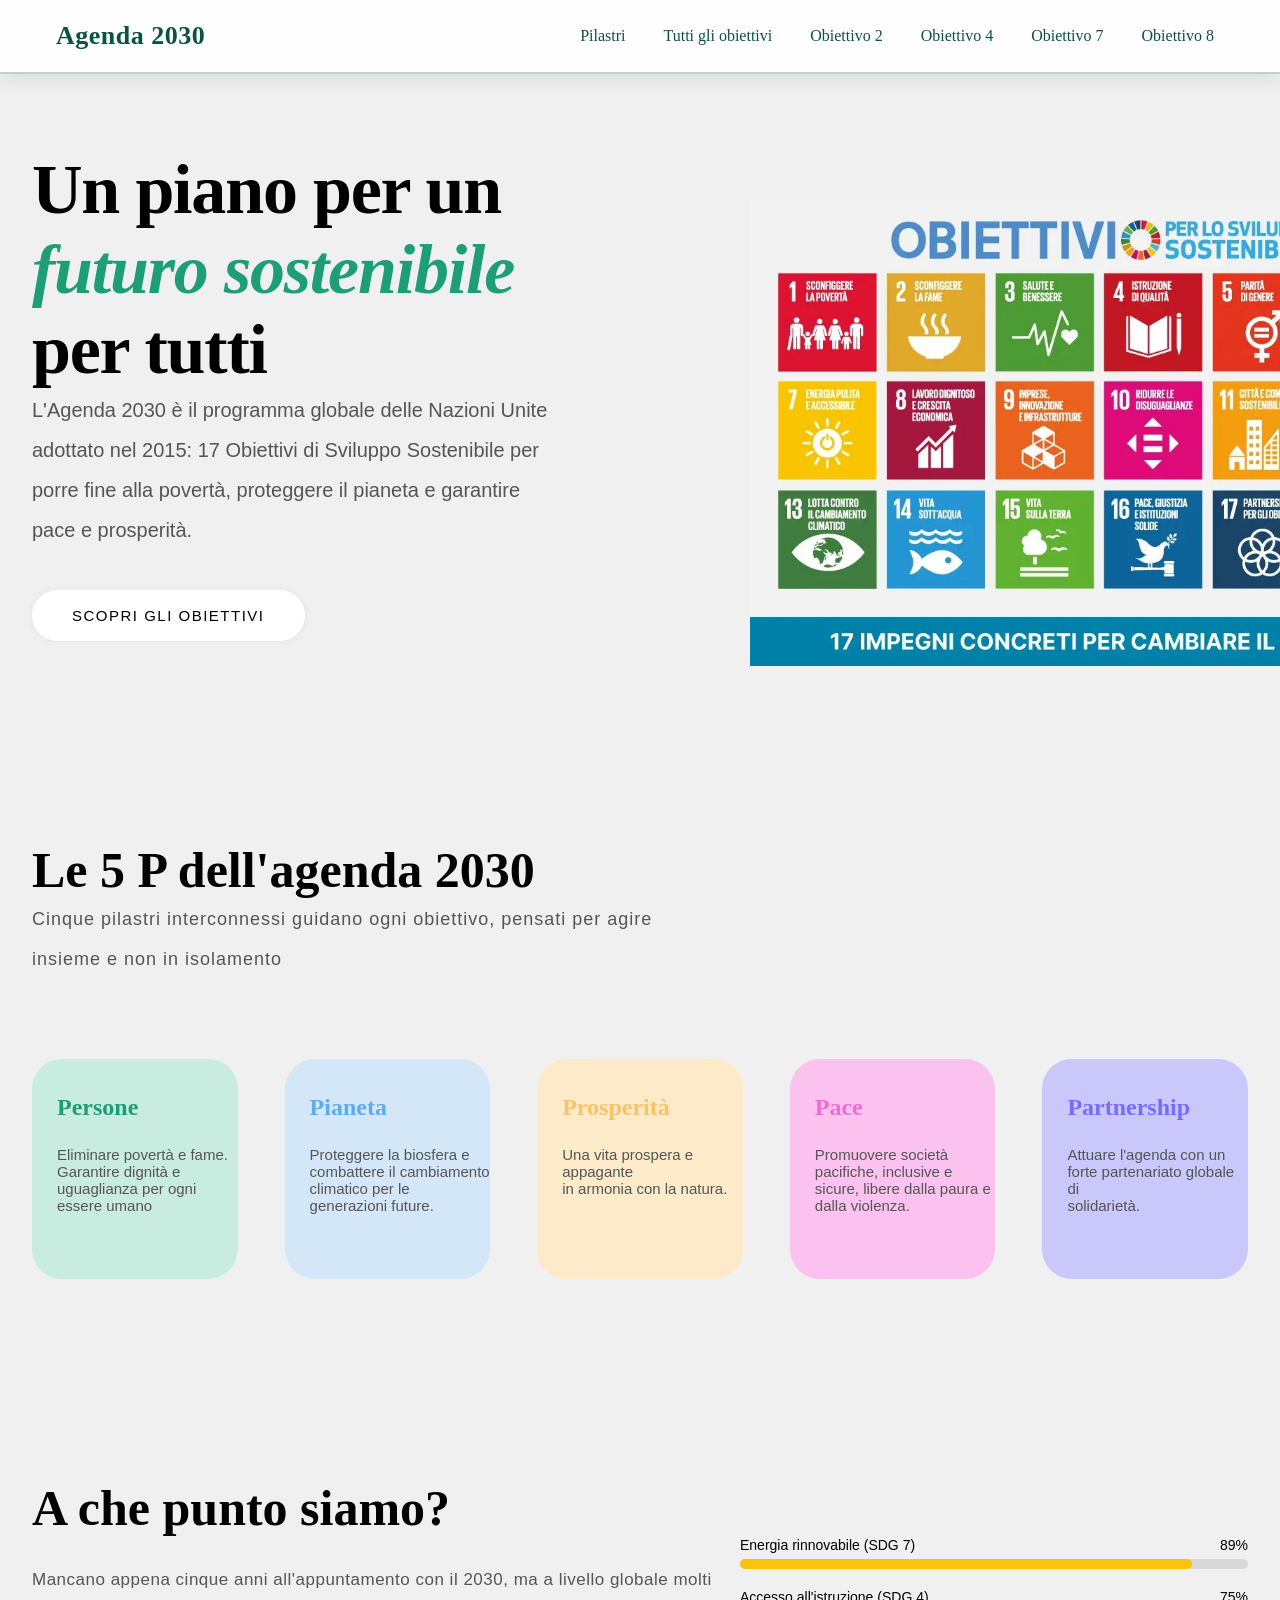
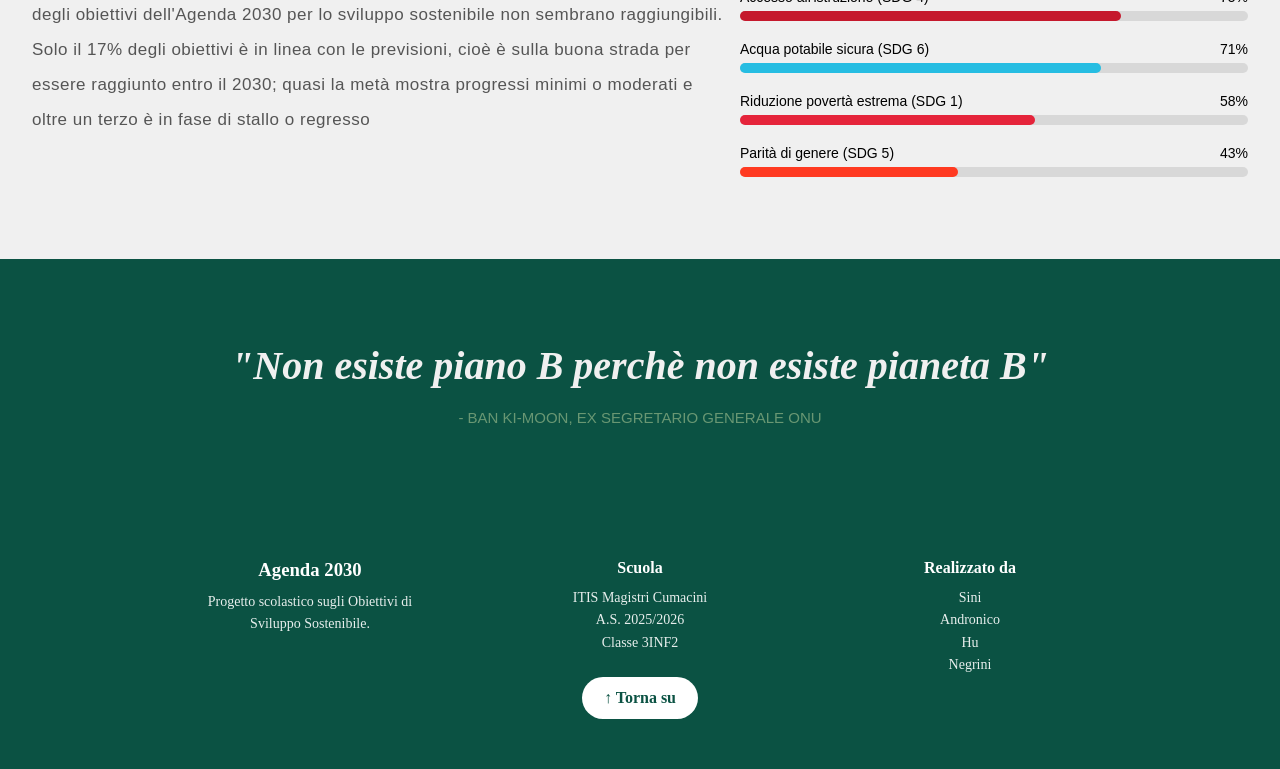
<file: index.html>
<!DOCTYPE html>
<html lang="it">
  <head>
    <meta name="viewport" content="width=device-width, initial-scale=1.0">
    <title>Agenda 2030</title>
    <link rel="stylesheet" href="stile.css" />
  </head>
  <body>
    <div id="top"></div>
    <header>
      <!-- <img src="immagini/22-08-04_Agenda-2030.jpg" alt=""> -->
      <a href="#" class="header-logo">Agenda 2030</a>
      <input type="checkbox" id="menu-toggle">
      <label for="menu-toggle" class="hamburger">
        ☰
      </label>

      <div class="menu">
        <a href="#pilastri" class="header-opzioni">Pilastri</a>
        <a href="tutti gli obiettivi.html" class="header-opzioni">Tutti gli obiettivi</a>
        <a href="obiettivo2.html" class="header-opzioni">Obiettivo 2</a>
        <a href="obiettivo4.html" class="header-opzioni">Obiettivo 4</a>
        <a href="obiettivo7.html" class="header-opzioni">Obiettivo 7</a>
        <a href="obiettivo8.html" class="header-opzioni">Obiettivo 8</a>
      </div>
    </header>
    <div class="contenitore">
      <h1 >Un piano per un<br><span class="futuro-sostenibile">futuro sostenibile</span><br>per tutti</h1>
      <p class="p-iniziale">
        L'Agenda 2030 è il programma globale delle Nazioni Unite<br>adottato nel 2015: 17 Obiettivi 
        di Sviluppo Sostenibile per<br>porre fine alla povertà, 
        proteggere il pianeta e garantire<br>pace e prosperità.
      </p>
      <a href="tutti gli obiettivi.html"><button class="button-esplora">Scopri gli obiettivi</button></a>  
      <img src="immagini/17-obiettivi-agenda-2030-onu.jpg" alt="IMMAGINE AGENDA 2030" class="img-17obiettivi">  
      <h2 id="pilastri" class="titolo-5p">Le 5 P dell'agenda 2030</h2>
      <p class="p-5pilastri">Cinque pilastri interconnessi guidano ogni obiettivo, pensati per agire<br> insieme e non in isolamento</p>
      <div class="boxes">
        <div class="box1">
          <h3 class="h3-persone">Persone</h3>
          <p class="p-persone1">Eliminare povertà e fame. Garantire dignità e uguaglianza per ogni essere umano</p>
        </div>
        <div class="box2">
          <h3 class="h3-pianeta">Pianeta</h3>
          <p class="p-persone2">Proteggere la biosfera e combattere il cambiamento climatico per le generazioni future.</p>
        </div>
        <div class="box3">
          <h3 class="h3-prosperità">Prosperità</h3>
          <p class="p-persone3">Una vita prospera e appagante<br>in armonia con la natura.</p>
        </div>
        <div class="box4">
          <h3 class="h3-pace">Pace</h3>
          <p class="p-persone4">Promuovere società pacifiche, inclusive e sicure, libere dalla paura e dalla violenza.</p>
        </div>
        <div class="box5">
          <h3 class="h3-partnership">Partnership</h3>
          <p class="p-persone5">Attuare l'agenda con un forte partenariato globale di<br>solidarietà.</p>
        </div>
      </div>
      <h2 class="h2-che-punto-siamo">A che punto siamo?</h2>
      <div class="grid-che-punto-siamo">
        <p class="p-che-punto-siamo">
          Mancano appena cinque anni all'appuntamento con il 2030, ma a livello globale molti degli obiettivi dell'Agenda 2030
          per lo sviluppo sostenibile non sembrano raggiungibili.
          Solo il 17% degli obiettivi è in linea con le previsioni, cioè è sulla buona strada per essere raggiunto entro il 2030;
          quasi la metà mostra progressi minimi o moderati e oltre un terzo è in fase di stallo o regresso
        </p>
        <div class="contenitore-progress-bar">
          <div class="etichetta-progress-bar">
            <span>Energia rinnovabile (SDG 7)</span>
            <span>89%</span>
          </div>
          
          <div class="progress">
            <div class="progress-value1"></div>
          </div>
        </div>
        
        <div class="contenitore-progress-bar">
          <div class="etichetta-progress-bar">
            <span>Accesso all'istruzione (SDG 4)</span>
            <span>75%</span>
          </div>
          
          <div class="progress">
            <div class="progress-value2"></div>
          </div>
        </div>

        <div class="contenitore-progress-bar">
          <div class="etichetta-progress-bar">
            <span>Acqua potabile sicura (SDG 6)</span>
            <span>71%</span>
          </div>
          
          <div class="progress">
            <div class="progress-value3"></div>
          </div>
        </div>

        <div class="contenitore-progress-bar">
          <div class="etichetta-progress-bar">
            <span>Riduzione povertà estrema (SDG 1)</span>
            <span>58%</span>
          </div>
          
          <div class="progress">
            <div class="progress-value4"></div>
          </div>
        </div>

        <div class="contenitore-progress-bar">
          <div class="etichetta-progress-bar">
            <span>Parità di genere (SDG 5)</span>
            <span>43%</span>
          </div>
          
          <div class="progress">
            <div class="progress-value5"></div>
          </div>
        </div>
      </div>
          
      
    </div>
    <div class="contenitore-frase">
        <h2 class="h2-frase">
          "Non esiste piano B perchè non esiste pianeta B"
        </h2>
        <p class="p-frase">
          - BAN KI-MOON, EX SEGRETARIO GENERALE ONU
        </p>
      </div>
   <footer class="footer-sito">
    <div class="footer-contenuto">
      <div class="footer-colonna">
        <h3>Agenda 2030</h3>
        <p>Progetto scolastico sugli Obiettivi di Sviluppo Sostenibile.</p>
      </div>
      <div class="footer-colonna">
        <h4>Scuola</h4>
        <p>ITIS Magistri Cumacini<br>A.S. 2025/2026<br>Classe 3INF2</p>
      </div>
     <div class="footer-colonna">
        <h4>Realizzato da</h4>
        <p>Sini<br>Andronico<br>Hu<br>Negrini</p>
      </div>
    </div>
    <a href="#" class="bottone-su">↑ Torna su</a>
    </footer>
  </body>
</html>
</file>
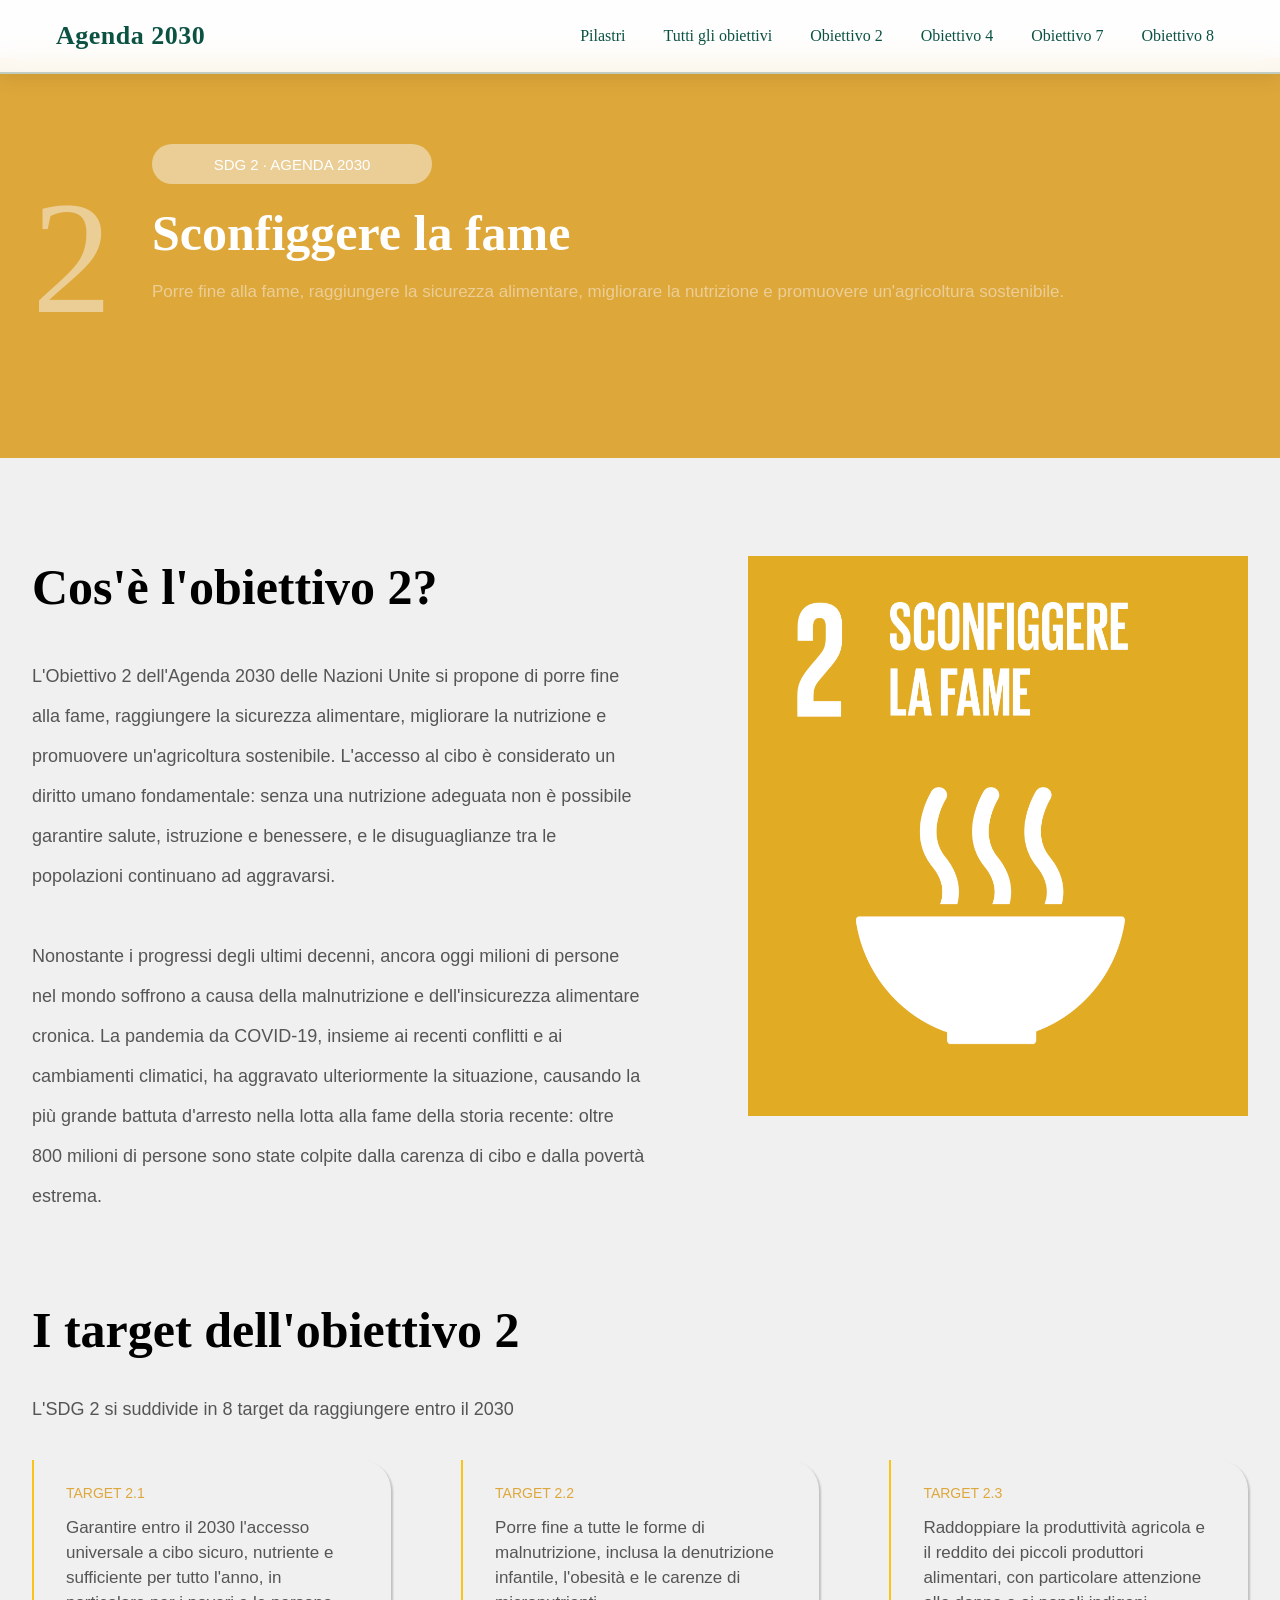
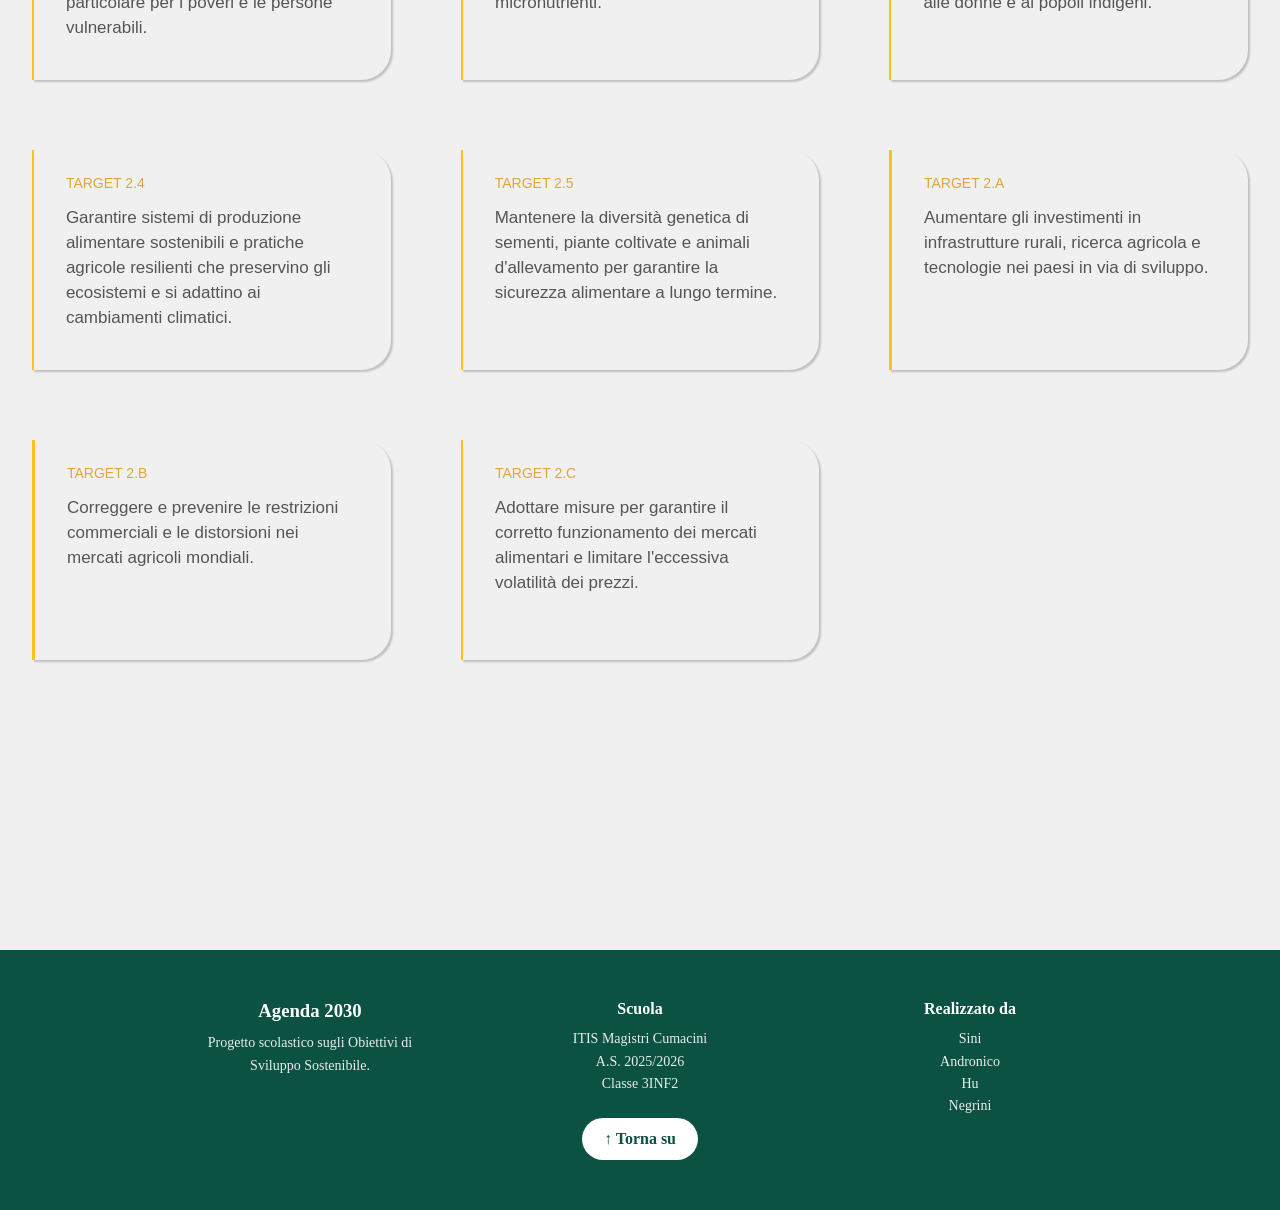
<file: obiettivo2.html>
<!DOCTYPE html>
<html lang="it">
  <head>
    <meta name="viewport" content="width=device-width, initial-scale=1.0">
    <title>Agenda 2030</title>
    <link rel="stylesheet" href="stile.css" />
  <header>
      <a href="index.html" class="header-logo">Agenda 2030</a>
      <input type="checkbox" id="menu-toggle">
      <label for="menu-toggle" class="hamburger">
        ☰
      </label>

      <div class="menu">
        <a href="index.html#pilastri" class="header-opzioni">Pilastri</a>
        <a href="tutti gli obiettivi.html" class="header-opzioni">Tutti gli obiettivi</a>
        <a href="obiettivo2.html" class="header-opzioni">Obiettivo 2</a>
        <a href="obiettivo4.html" class="header-opzioni">Obiettivo 4</a>
        <a href="obiettivo7.html" class="header-opzioni">Obiettivo 7</a>
        <a href="obiettivo8.html" class="header-opzioni">Obiettivo 8</a>
      </div>
    </header>
    <div class="contenitore-iniziale-obiettivo2">
      <p class="numero-obiettivi2">2</p>
      <div class="contenitore-titolo-obiettivo">
        <div class="box-sdg2">
          SDG 2 · AGENDA 2030
        </div>
        <h2 class="h2-obiettivo">Sconfiggere la fame</h2>
        <p class="p-titolo-obiettivo2">Porre fine alla fame, raggiungere la sicurezza alimentare, migliorare la nutrizione e promuovere un'agricoltura sostenibile.</p>
      </div>
    </div>
    <div class="contenitore">
      <h3 class="h3-obiettivo2">Cos'è l'obiettivo 2?</h3>
      <div class="contenitore-cosè-obiettivo">
        <p class="p-cosè-obiettivo2">
          L'Obiettivo 2 dell'Agenda 2030 delle Nazioni Unite si propone di porre fine alla fame,
          raggiungere la sicurezza alimentare, migliorare la nutrizione e promuovere
          un'agricoltura sostenibile. L'accesso al cibo è considerato un diritto umano
          fondamentale: senza una nutrizione adeguata non è possibile garantire salute,
          istruzione e benessere, e le disuguaglianze tra le popolazioni continuano ad aggravarsi.
          <br><br>

          Nonostante i progressi degli ultimi decenni, ancora oggi milioni di persone nel mondo soffrono a 
          causa della malnutrizione e dell'insicurezza alimentare cronica. La pandemia da COVID-19, insieme 
          ai recenti conflitti e ai cambiamenti climatici, ha aggravato ulteriormente la situazione, causando
           la più grande battuta d'arresto nella lotta alla fame della storia recente: oltre 800 milioni di 
           persone sono state colpite dalla carenza di cibo e dalla povertà estrema.

         
        </p>
        <img src="immagini/960px-Obiettivo_di_sviluppo_sostenibile_2.svg.png" class="immagine-obiettivo">
      </div>
      <div class="contenitore-parte-sotto">
        <h3 class="h3-target" >I target dell'obiettivo 2</h3>
        <p class="p-target">
          L'SDG 2 si suddivide in 8 target da raggiungere entro il 2030
        </p>
        <div class="contenitore-box-target">


          <div class="box-target-riga1">
            <div class="barra-gialla-obiettivo2"></div>
            <div class="contenitore-scritta-box-obiettivi">
              <h4 class="h4-target-obiettivo2">TARGET 2.1</h4>
              <p class="p-box-obiettivi">
                Garantire entro il 2030 l'accesso universale a cibo sicuro, nutriente e sufficiente per tutto l'anno,
                in particolare per i poveri e le persone vulnerabili.
              </p>
            </div>
            
          </div>
          <div class="box-target-riga1"> 
            <div class="barra-gialla-obiettivo2"></div>
            <div class="contenitore-scritta-box-obiettivi">
              <h4 class="h4-target-obiettivo2">TARGET 2.2</h4>
              <p class="p-box-obiettivi">
                Porre fine a tutte le forme di malnutrizione, inclusa la denutrizione infantile, l'obesità e le carenze di micronutrienti.
              </p>
            </div>
          </div>

          <div class="box-target-riga1"> 
            <div class="barra-gialla-obiettivo2"></div>
            <div class="contenitore-scritta-box-obiettivi">
              <h4 class="h4-target-obiettivo2">TARGET 2.3</h4>
              <p class="p-box-obiettivi">
                Raddoppiare la produttività agricola e il reddito dei piccoli produttori alimentari,
                con particolare attenzione alle donne e ai popoli indigeni.
              </p>
            </div>
          </div>

          <div class="box-target-riga2"> 
            <div class="barra-gialla-obiettivo2"></div>
            <div class="contenitore-scritta-box-obiettivi">
              <h4 class="h4-target-obiettivo2">TARGET 2.4</h4>
              <p class="p-box-obiettivi">
                Garantire sistemi di produzione alimentare sostenibili e pratiche agricole resilienti 
                che preservino gli ecosistemi e si adattino ai cambiamenti climatici.
              </p>
            </div>
          </div>

          <div class="box-target-riga2"> 
            <div class="barra-gialla-obiettivo2"></div>
            <div class="contenitore-scritta-box-obiettivi">
              <h4 class="h4-target-obiettivo2">TARGET 2.5</h4>
              <p class="p-box-obiettivi">
                Mantenere la diversità genetica di sementi, piante coltivate e animali d'allevamento per garantire
                la sicurezza alimentare a lungo termine.
              </p>
            </div>
          </div>

          <div class="box-target-riga2"> 
            <div class="barra-gialla-obiettivo2"></div>
            <div class="contenitore-scritta-box-obiettivi">
              <h4 class="h4-target-obiettivo2">TARGET 2.A</h4>
              <p class="p-box-obiettivi">
                Aumentare gli investimenti in infrastrutture rurali, ricerca agricola e tecnologie nei paesi in via di sviluppo.
              </p>
            </div>
          </div>

          <div class="box-target-riga3"> 
            <div class="barra-gialla-obiettivo2"></div>
            <div class="contenitore-scritta-box-obiettivi">
              <h4 class="h4-target-obiettivo2">TARGET 2.B</h4>
              <p class="p-box-obiettivi">
                Correggere e prevenire le restrizioni commerciali e le distorsioni nei mercati agricoli mondiali.
              </p>
            </div>
          </div>

          <div class="box-target-riga3"> 
            <div class="barra-gialla-obiettivo2"></div>
            <div class="contenitore-scritta-box-obiettivi">
              <h4 class="h4-target-obiettivo2">TARGET 2.C</h4>
              <p class="p-box-obiettivi">
                Adottare misure per garantire il corretto funzionamento dei mercati alimentari e limitare l'eccessiva volatilità dei prezzi.
              </p>
            </div>
          </div>
        </div>
      </div>
      
    </div>

    <footer class="footer-sito">
    <div class="footer-contenuto">
      <div class="footer-colonna">
        <h3>Agenda 2030</h3>
        <p>Progetto scolastico sugli Obiettivi di Sviluppo Sostenibile.</p>
      </div>
      <div class="footer-colonna">
        <h4>Scuola</h4>
        <p>ITIS Magistri Cumacini<br>A.S. 2025/2026<br>Classe 3INF2</p>
      </div>
     <div class="footer-colonna">
        <h4>Realizzato da</h4>
        <p>Sini<br>Andronico<br>Hu<br>Negrini</p>
      </div>
    </div>
    <a href="#" class="bottone-su">↑ Torna su</a>
    </footer>
  </body>
</html>
</file>
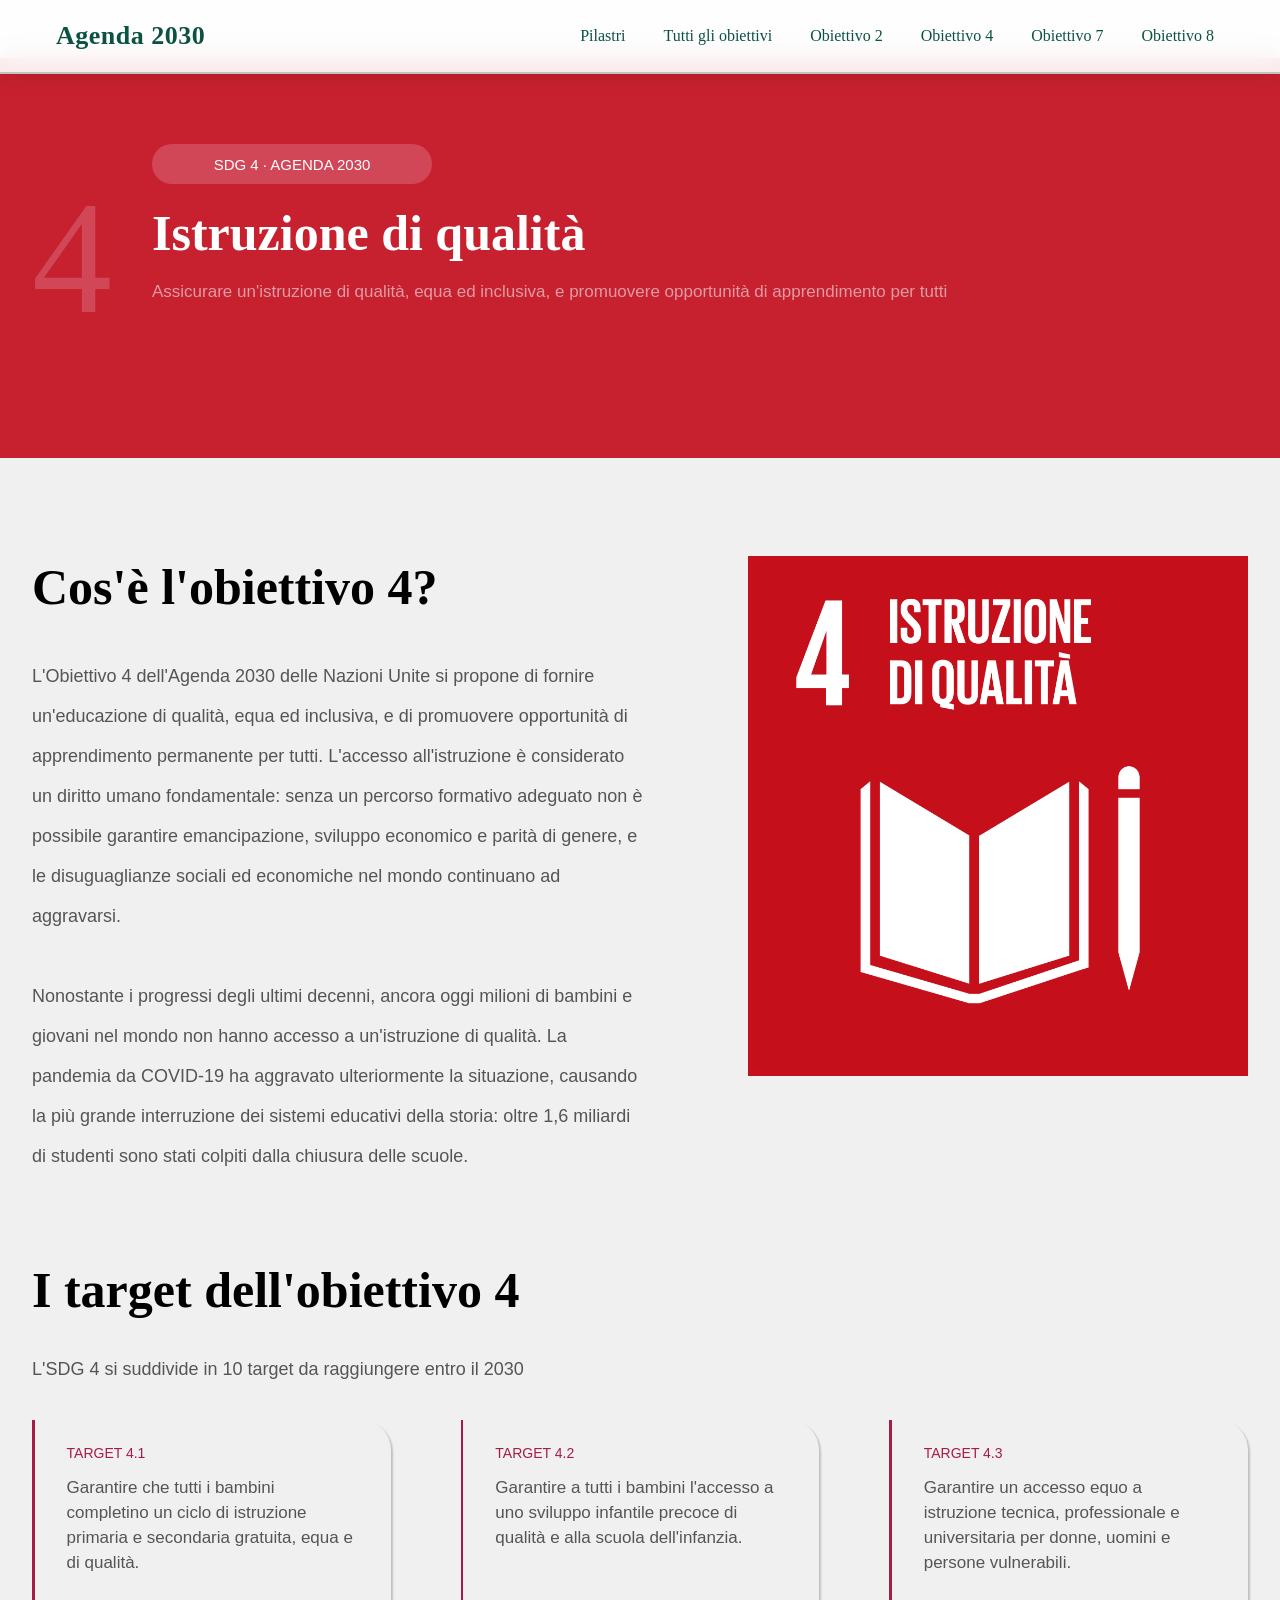
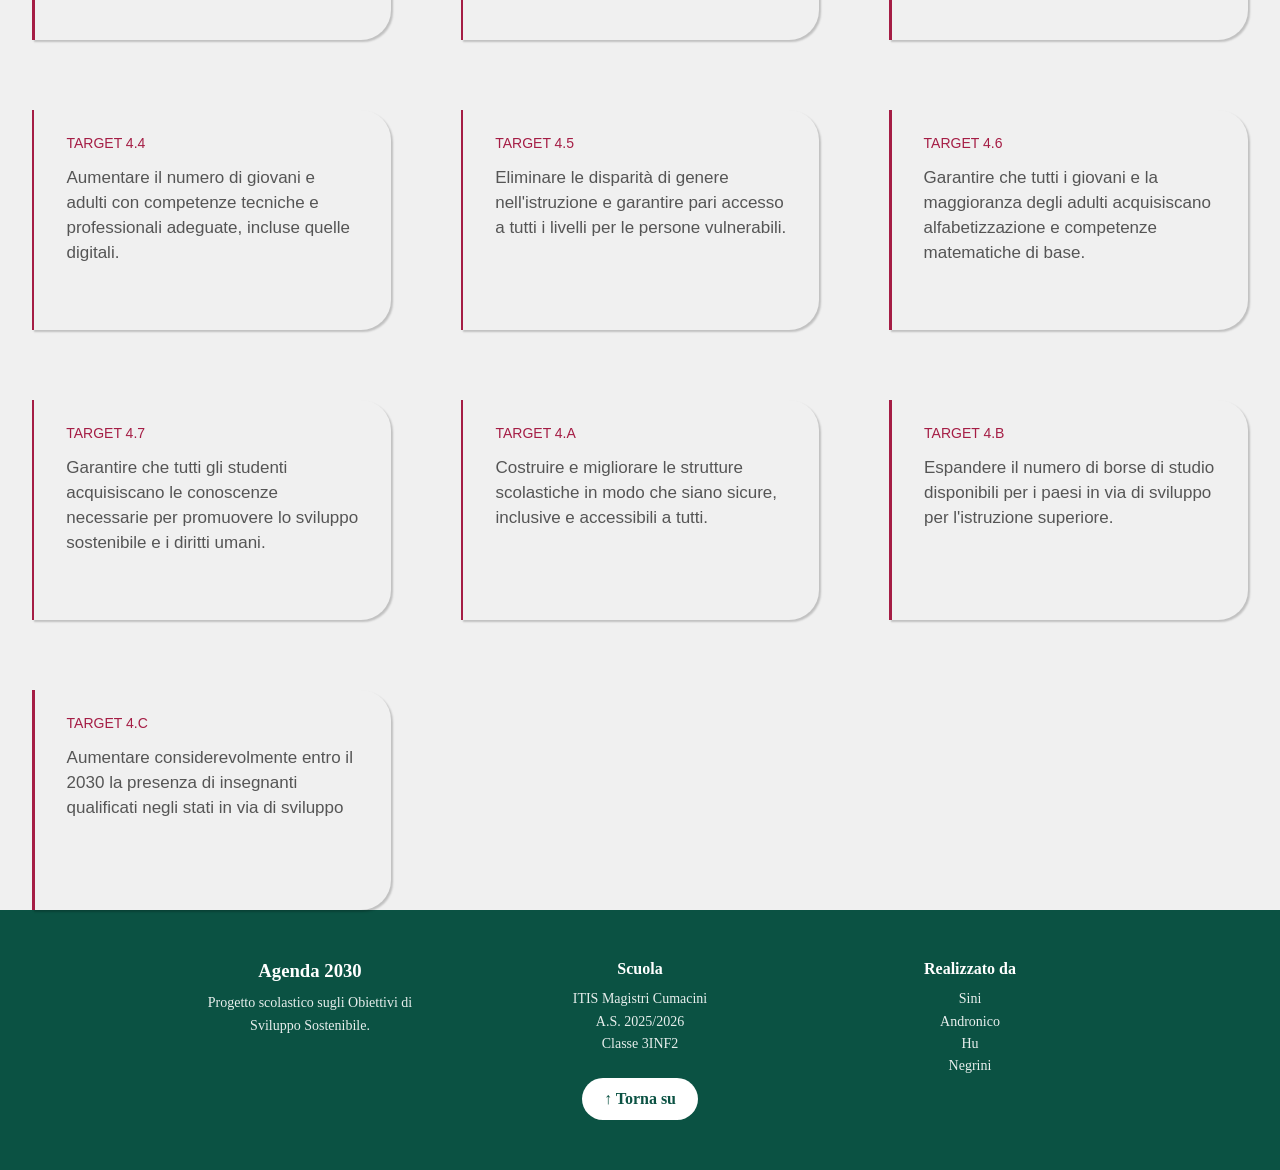
<file: obiettivo4.html>
<!DOCTYPE html>
<html lang="it">
  <head>
    <title>Agenda 2030</title>
    <link rel="stylesheet" href="stile.css" />
    <meta name="viewport" content="width=device-width, initial-scale=1.0">
  </head>
  <body >
    <header>
      <a href="index.html" class="header-logo">Agenda 2030</a>
      <input type="checkbox" id="menu-toggle">
      <label for="menu-toggle" class="hamburger">
        ☰
      </label>

      <div class="menu">
        <a href="index.html#pilastri" class="header-opzioni">Pilastri</a>
        <a href="tutti gli obiettivi.html" class="header-opzioni">Tutti gli obiettivi</a>
        <a href="obiettivo2.html" class="header-opzioni">Obiettivo 2</a>
        <a href="obiettivo4.html" class="header-opzioni">Obiettivo 4</a>
        <a href="obiettivo7.html" class="header-opzioni">Obiettivo 7</a>
        <a href="obiettivo8.html" class="header-opzioni">Obiettivo 8</a>
      </div>
    </header>
    <div class="contenitore-iniziale-obiettivo4">
      <p class="numero-obiettivi">4</p>
      <div class="contenitore-titolo-obiettivo">
        <div class="box-sdg4">
          SDG 4 · AGENDA 2030
        </div>
        <h2 class="h2-obiettivo">Istruzione di qualità</h2>
        <p class="p-titolo-obiettivo4">Assicurare un'istruzione di qualità, equa ed inclusiva, e promuovere opportunità di apprendimento per tutti</p>
      </div>
    </div>
    <div class="contenitore">
      <h3 class="h3-obiettivo4">Cos'è l'obiettivo 4?</h3>
      <div class="contenitore-cosè-obiettivo">
        <p class="p-cosè-obiettivo4">
          L'Obiettivo 4 dell'Agenda 2030 delle Nazioni Unite si propone di fornire un'educazione di qualità, equa ed inclusiva,
          e di promuovere opportunità di apprendimento permanente per tutti. L'accesso all'istruzione è 
          considerato un diritto umano fondamentale: senza un percorso formativo adeguato non è possibile 
          garantire emancipazione, sviluppo economico e parità di genere, e le disuguaglianze sociali ed
          economiche nel mondo continuano ad aggravarsi.
          <br><br>

          Nonostante i progressi degli ultimi decenni, ancora oggi milioni di bambini e giovani nel mondo non hanno accesso
          a un'istruzione di qualità. La pandemia da COVID-19 ha aggravato ulteriormente la situazione, 
          causando la più grande interruzione dei sistemi educativi della storia: oltre 1,6 miliardi di studenti 
          sono stati colpiti dalla chiusura delle scuole.
         
        </p>
        <img src="immagini/960px-Obiettivo_di_sviluppo_sostenibile_4.svg.png" class="immagine-obiettivo">
      </div>
      <div class="contenitore-parte-sotto">
        <h3 class="h3-target" >I target dell'obiettivo 4</h3>
        <p class="p-target">
          L'SDG 4 si suddivide in 10 target da raggiungere entro il 2030
        </p>
        <div class="contenitore-box-target">


          <div class="box-target-riga1">
            <div class="barra-rossa"></div>
            <div class="contenitore-scritta-box-obiettivi">
              <h4 class="h4-target">TARGET 4.1</h4>
              <p class="p-box-obiettivi">
                Garantire che tutti i bambini completino un ciclo di istruzione primaria e secondaria gratuita, equa e di qualità.
              </p>
            </div>
            
          </div>
          <div class="box-target-riga1"> 
            <div class="barra-rossa"></div>
            <div class="contenitore-scritta-box-obiettivi">
              <h4 class="h4-target">TARGET 4.2</h4>
              <p class="p-box-obiettivi">
                Garantire a tutti i bambini l'accesso a uno sviluppo infantile precoce di qualità e alla scuola dell'infanzia.
              </p>
            </div>
          </div>

          <div class="box-target-riga1"> 
            <div class="barra-rossa"></div>
            <div class="contenitore-scritta-box-obiettivi">
              <h4 class="h4-target">TARGET 4.3</h4>
              <p class="p-box-obiettivi">
                Garantire un accesso equo a istruzione tecnica, professionale e universitaria per donne, uomini e persone vulnerabili.
              </p>
            </div>
          </div>

          <div class="box-target-riga2"> 
            <div class="barra-rossa"></div>
            <div class="contenitore-scritta-box-obiettivi">
              <h4 class="h4-target">TARGET 4.4</h4>
              <p class="p-box-obiettivi">
                Aumentare il numero di giovani e adulti con competenze tecniche e professionali adeguate, incluse quelle digitali.
              </p>
            </div>
          </div>

          <div class="box-target-riga2"> 
            <div class="barra-rossa"></div>
            <div class="contenitore-scritta-box-obiettivi">
              <h4 class="h4-target">TARGET 4.5</h4>
              <p class="p-box-obiettivi">
                Eliminare le disparità di genere nell'istruzione e garantire pari accesso a tutti i livelli per le persone vulnerabili.
              </p>
            </div>
          </div>

          <div class="box-target-riga2"> 
            <div class="barra-rossa"></div>
            <div class="contenitore-scritta-box-obiettivi">
              <h4 class="h4-target">TARGET 4.6</h4>
              <p class="p-box-obiettivi">
                Garantire che tutti i giovani e la maggioranza degli adulti acquisiscano alfabetizzazione e competenze matematiche di base.
              </p>
            </div>
          </div>

          <div class="box-target-riga3"> 
            <div class="barra-rossa"></div>
            <div class="contenitore-scritta-box-obiettivi">
              <h4 class="h4-target">TARGET 4.7</h4>
              <p class="p-box-obiettivi">
                Garantire che tutti gli studenti acquisiscano le conoscenze necessarie per promuovere lo sviluppo sostenibile e i diritti umani.
              </p>
            </div>
          </div>

          <div class="box-target-riga3"> 
            <div class="barra-rossa"></div>
            <div class="contenitore-scritta-box-obiettivi">
              <h4 class="h4-target">TARGET 4.A</h4>
              <p class="p-box-obiettivi">
                Costruire e migliorare le strutture scolastiche in modo che siano sicure, inclusive e accessibili a tutti.
              </p>
            </div>
          </div>

          <div class="box-target-riga3"> 
            <div class="barra-rossa"></div>
            <div class="contenitore-scritta-box-obiettivi">
              <h4 class="h4-target">TARGET 4.B</h4>
              <p class="p-box-obiettivi">
                Espandere il numero di borse di studio disponibili per i paesi in via di sviluppo per l'istruzione superiore.
              </p>
            </div>
          </div>

          <div class="box-target-riga4"> 
            <div class="barra-rossa"></div>
            <div class="contenitore-scritta-box-obiettivi">
              <h4 class="h4-target">TARGET 4.C</h4>
              <p class="p-box-obiettivi">
                Aumentare considerevolmente entro il 2030 la presenza di insegnanti qualificati negli stati in via di sviluppo
              </p>
            </div>
          </div>
        </div>
      </div>
        
    </div>
    </div>
    <footer class="footer-sito">
    <div class="footer-contenuto">
      <div class="footer-colonna">
        <h3>Agenda 2030</h3>
        <p>Progetto scolastico sugli Obiettivi di Sviluppo Sostenibile.</p>
      </div>
      <div class="footer-colonna">
        <h4>Scuola</h4>
        <p>ITIS Magistri Cumacini<br>A.S. 2025/2026<br>Classe 3INF2</p>
      </div>
     <div class="footer-colonna">
        <h4>Realizzato da</h4>
        <p>Sini<br>Andronico<br>Hu<br>Negrini</p>
      </div>
    </div>
    <a href="#" class="bottone-su">↑ Torna su</a>
    </footer>
  </body>
</html>
</file>
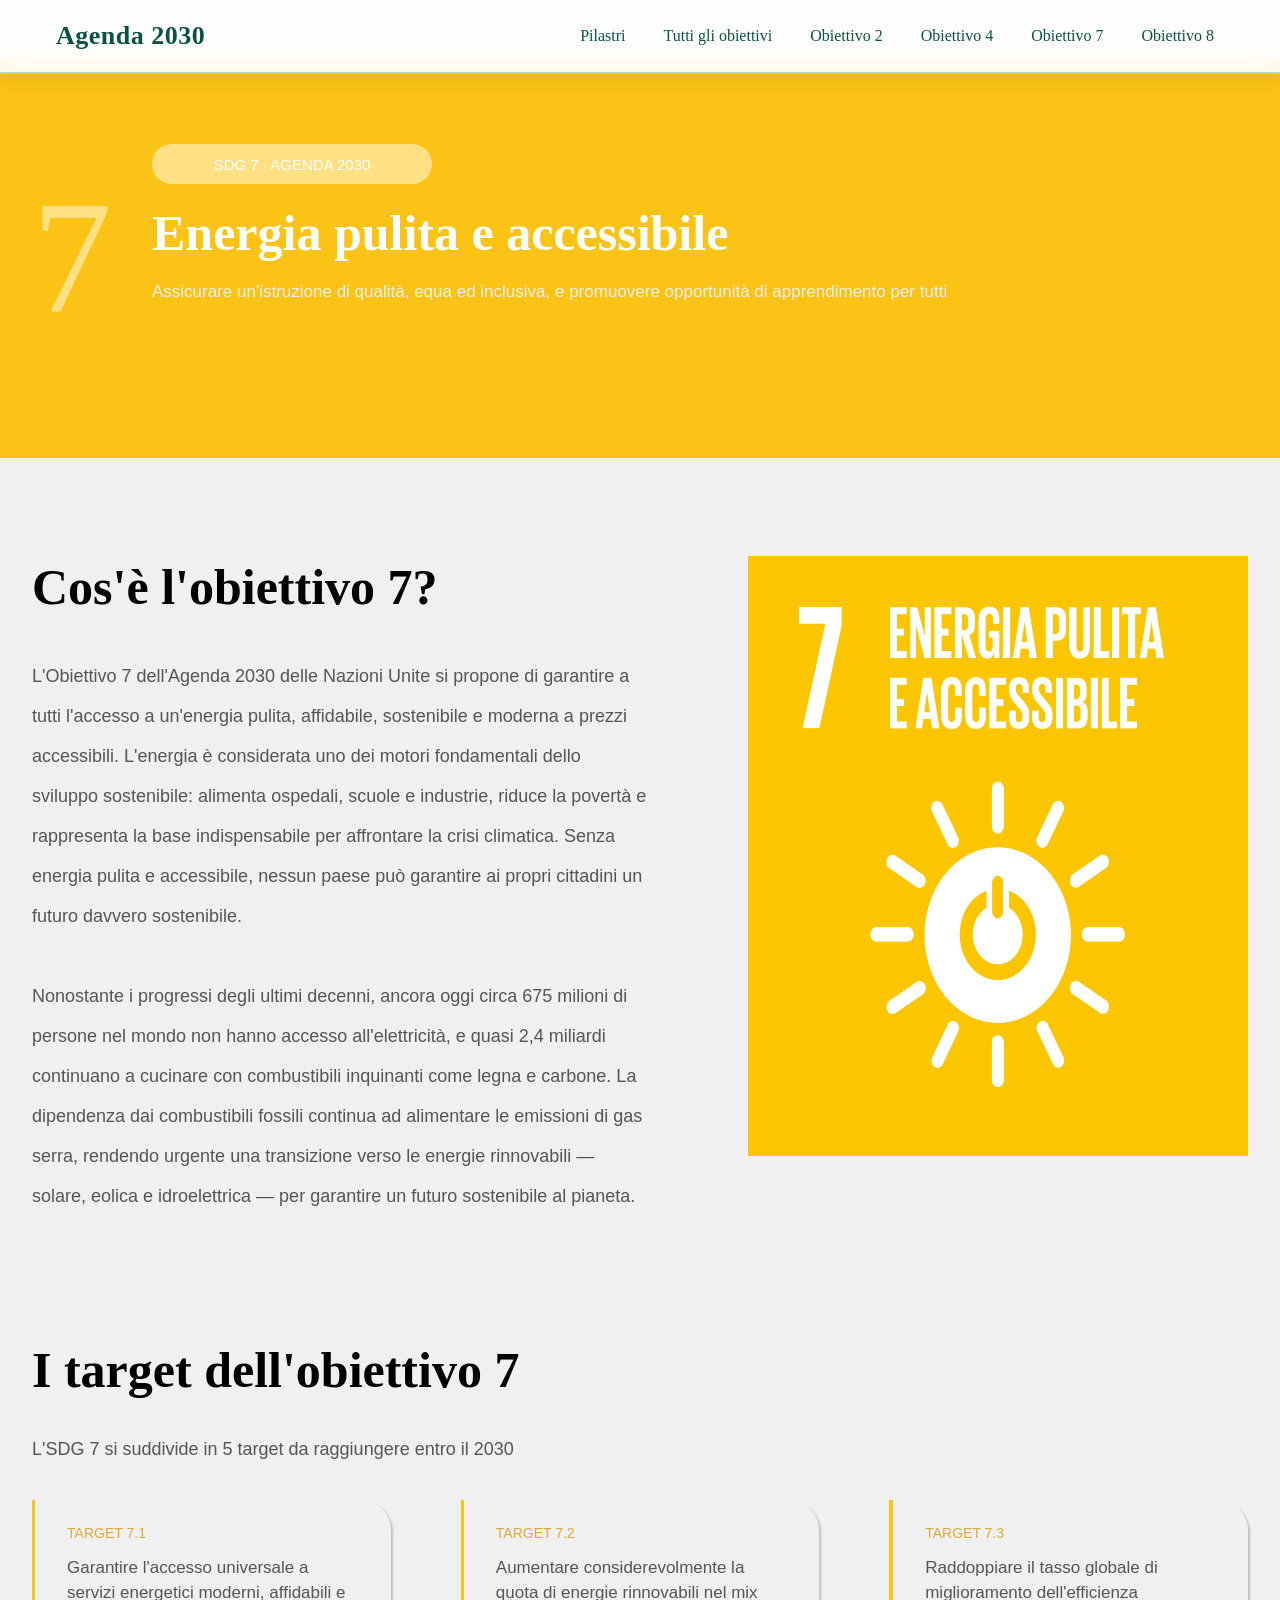
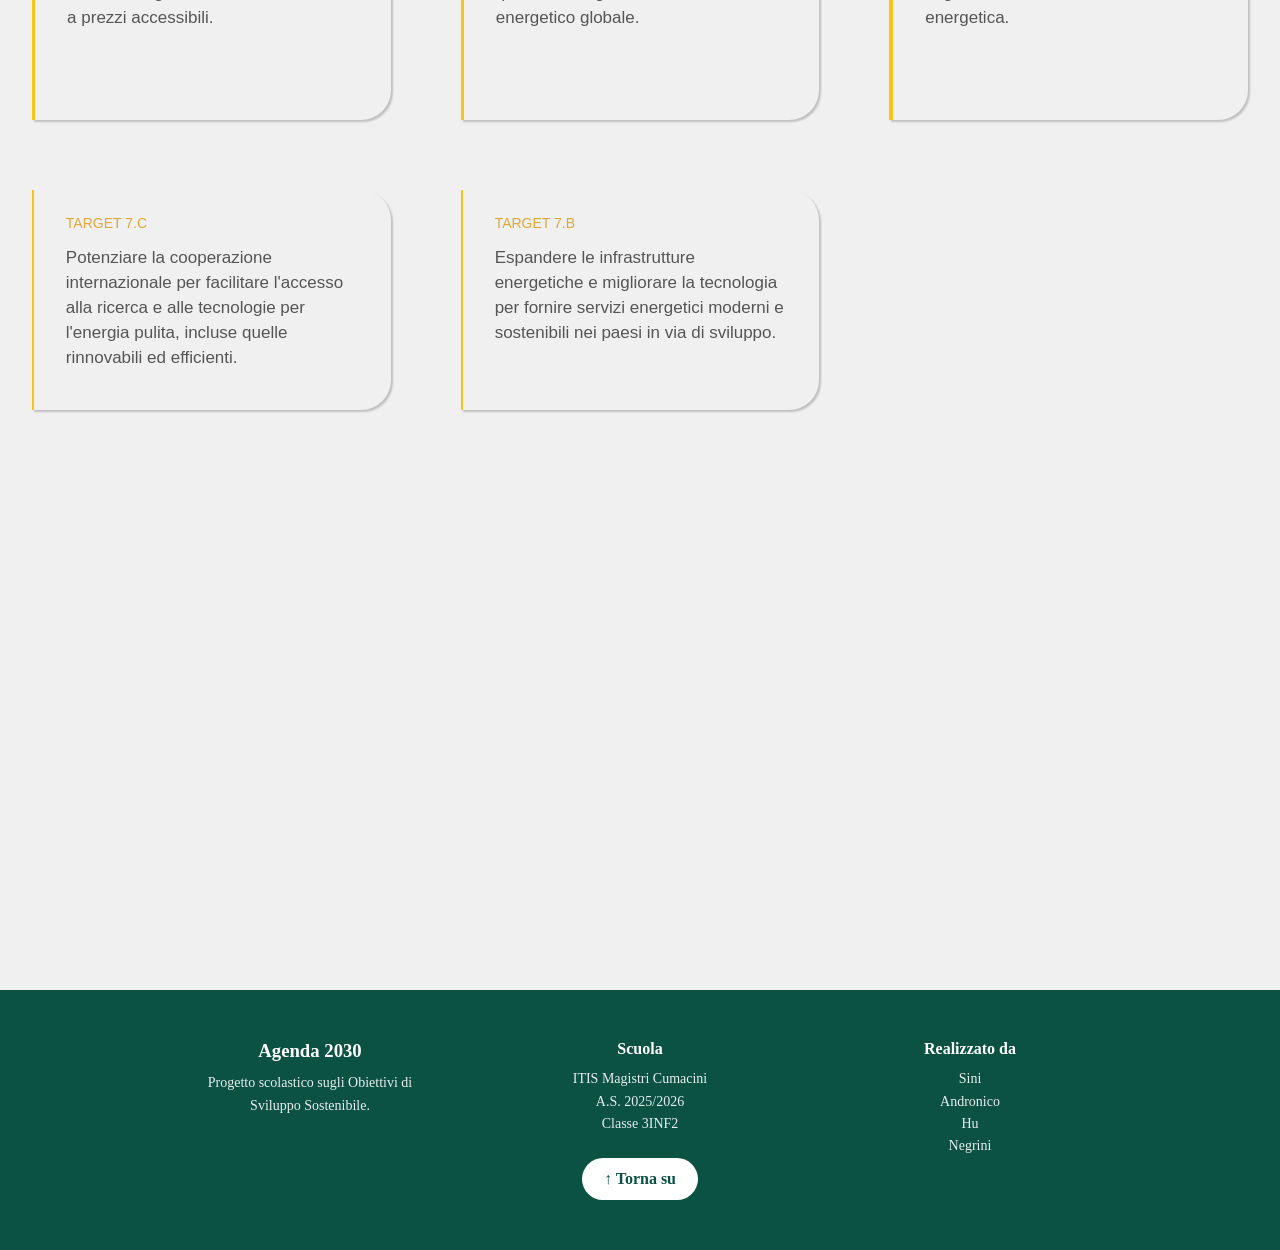
<file: obiettivo7.html>
<!doctype html>
<html lang="it">
  <head>
    <title>Agenda 2030</title>
    <link rel="stylesheet" href="stile.css" />
    <meta name="viewport" content="width=device-width, initial-scale=1.0" />
  </head>
  <body>
    <header>
      <a href="index.html" class="header-logo">Agenda 2030</a>
      <input type="checkbox" id="menu-toggle" />
      <label for="menu-toggle" class="hamburger"> ☰ </label>

      <div class="menu">
        <a href="index.html#pilastri" class="header-opzioni">Pilastri</a>
        <a href="tutti gli obiettivi.html" class="header-opzioni"
          >Tutti gli obiettivi</a
        >
        <a href="obiettivo2.html" class="header-opzioni">Obiettivo 2</a>
        <a href="obiettivo4.html" class="header-opzioni">Obiettivo 4</a>
        <a href="obiettivo7.html" class="header-opzioni">Obiettivo 7</a>
        <a href="obiettivo8.html" class="header-opzioni">Obiettivo 8</a>
      </div>
    </header>
    <div class="contenitore-iniziale-obiettivo7">
      <p class="numero-obiettivi7">7</p>
      <div class="contenitore-titolo-obiettivo">
        <div class="box-sdg7">SDG 7 · AGENDA 2030</div>
        <h2 class="h2-obiettivo">Energia pulita e accessibile</h2>
        <p class="p-titolo-obiettivo7">
          Assicurare un'istruzione di qualità, equa ed inclusiva, e promuovere
          opportunità di apprendimento per tutti
        </p>
      </div>
    </div>
    <div class="contenitore">
      <h3 class="h3-obiettivo7">Cos'è l'obiettivo 7?</h3>
      <div class="contenitore-cosè-obiettivo">
        <p class="p-cosè-obiettivo7">
          L'Obiettivo 7 dell'Agenda 2030 delle Nazioni Unite si propone di
          garantire a tutti l'accesso a un'energia pulita, affidabile,
          sostenibile e moderna a prezzi accessibili. L'energia è considerata
          uno dei motori fondamentali dello sviluppo sostenibile: alimenta
          ospedali, scuole e industrie, riduce la povertà e rappresenta la base
          indispensabile per affrontare la crisi climatica. Senza energia pulita
          e accessibile, nessun paese può garantire ai propri cittadini un
          futuro davvero sostenibile.
          <br /><br />
          Nonostante i progressi degli ultimi decenni, ancora oggi circa 675
          milioni di persone nel mondo non hanno accesso all'elettricità, e
          quasi 2,4 miliardi continuano a cucinare con combustibili inquinanti
          come legna e carbone. La dipendenza dai combustibili fossili continua
          ad alimentare le emissioni di gas serra, rendendo urgente una
          transizione verso le energie rinnovabili — solare, eolica e
          idroelettrica — per garantire un futuro sostenibile al pianeta.
          <br /><br />
        </p>
        <img
          src="immagini/960px-Obiettivo_di_sviluppo_sostenibile_7.svg.png"
          class="immagine-obiettivo"
        />
      </div>

      <div class="contenitore-parte-sotto">
        <h3 class="h3-target">I target dell'obiettivo 7</h3>
        <p class="p-target">
          L'SDG 7 si suddivide in 5 target da raggiungere entro il 2030
        </p>
        <div class="contenitore-box-target">
          <div class="box-target-riga1">
            <div class="barra-gialla-obiettivo2"></div>
            <div class="contenitore-scritta-box-obiettivi">
              <h4 class="h4-target-obiettivo7">TARGET 7.1</h4>
              <p class="p-box-obiettivi">
                Garantire l'accesso universale a servizi energetici moderni,
                affidabili e a prezzi accessibili.
              </p>
            </div>
          </div>
          <div class="box-target-riga1">
            <div class="barra-gialla-obiettivo2"></div>
            <div class="contenitore-scritta-box-obiettivi">
              <h4 class="h4-target-obiettivo7">TARGET 7.2</h4>
              <p class="p-box-obiettivi">
                Aumentare considerevolmente la quota di energie rinnovabili nel
                mix energetico globale.
              </p>
            </div>
          </div>

          <div class="box-target-riga1">
            <div class="barra-gialla-obiettivo2"></div>
            <div class="contenitore-scritta-box-obiettivi">
              <h4 class="h4-target-obiettivo7">TARGET 7.3</h4>
              <p class="p-box-obiettivi">
                Raddoppiare il tasso globale di miglioramento dell'efficienza
                energetica.
              </p>
            </div>
          </div>

          <div class="box-target-riga2">
            <div class="barra-gialla-obiettivo2"></div>
            <div class="contenitore-scritta-box-obiettivi">
              <h4 class="h4-target-obiettivo7">TARGET 7.C</h4>
              <p class="p-box-obiettivi">
                Potenziare la cooperazione internazionale per facilitare
                l'accesso alla ricerca e alle tecnologie per l'energia pulita,
                incluse quelle rinnovabili ed efficienti.
              </p>
            </div>
          </div>

          <div class="box-target-riga2">
            <div class="barra-gialla-obiettivo2"></div>
            <div class="contenitore-scritta-box-obiettivi">
              <h4 class="h4-target-obiettivo7">TARGET 7.B</h4>
              <p class="p-box-obiettivi">
                Espandere le infrastrutture energetiche e migliorare la
                tecnologia per fornire servizi energetici moderni e sostenibili
                nei paesi in via di sviluppo.
              </p>
            </div>
          </div>
        </div>
      </div>
    </div>
    <footer class="footer-sito">
      <div class="footer-contenuto">
        <div class="footer-colonna">
          <h3>Agenda 2030</h3>
          <p>Progetto scolastico sugli Obiettivi di Sviluppo Sostenibile.</p>
        </div>
        <div class="footer-colonna">
          <h4>Scuola</h4>
          <p>ITIS Magistri Cumacini<br />A.S. 2025/2026<br />Classe 3INF2</p>
        </div>
        <div class="footer-colonna">
          <h4>Realizzato da</h4>
          <p>Sini<br />Andronico<br />Hu<br />Negrini</p>
        </div>
      </div>
      <a href="#" class="bottone-su">↑ Torna su</a>
    </footer>
  </body>
</html>
</file>
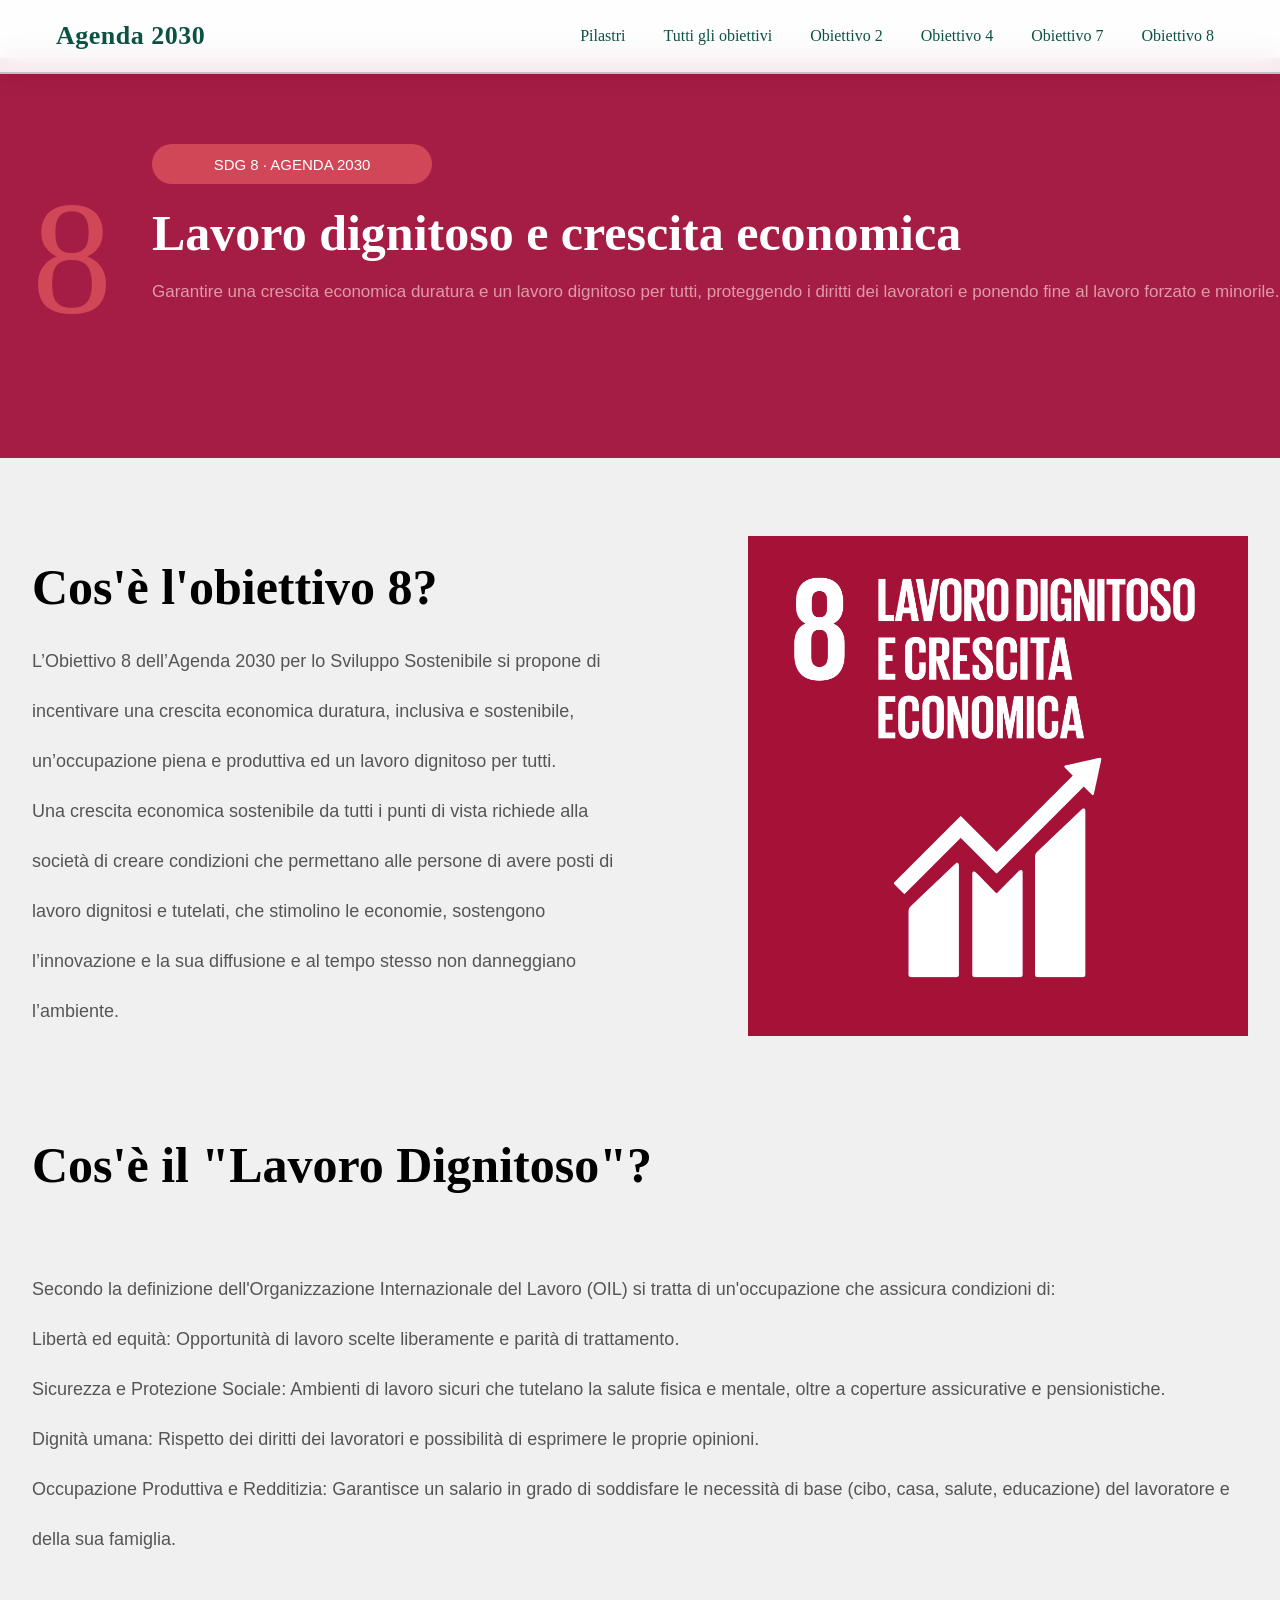
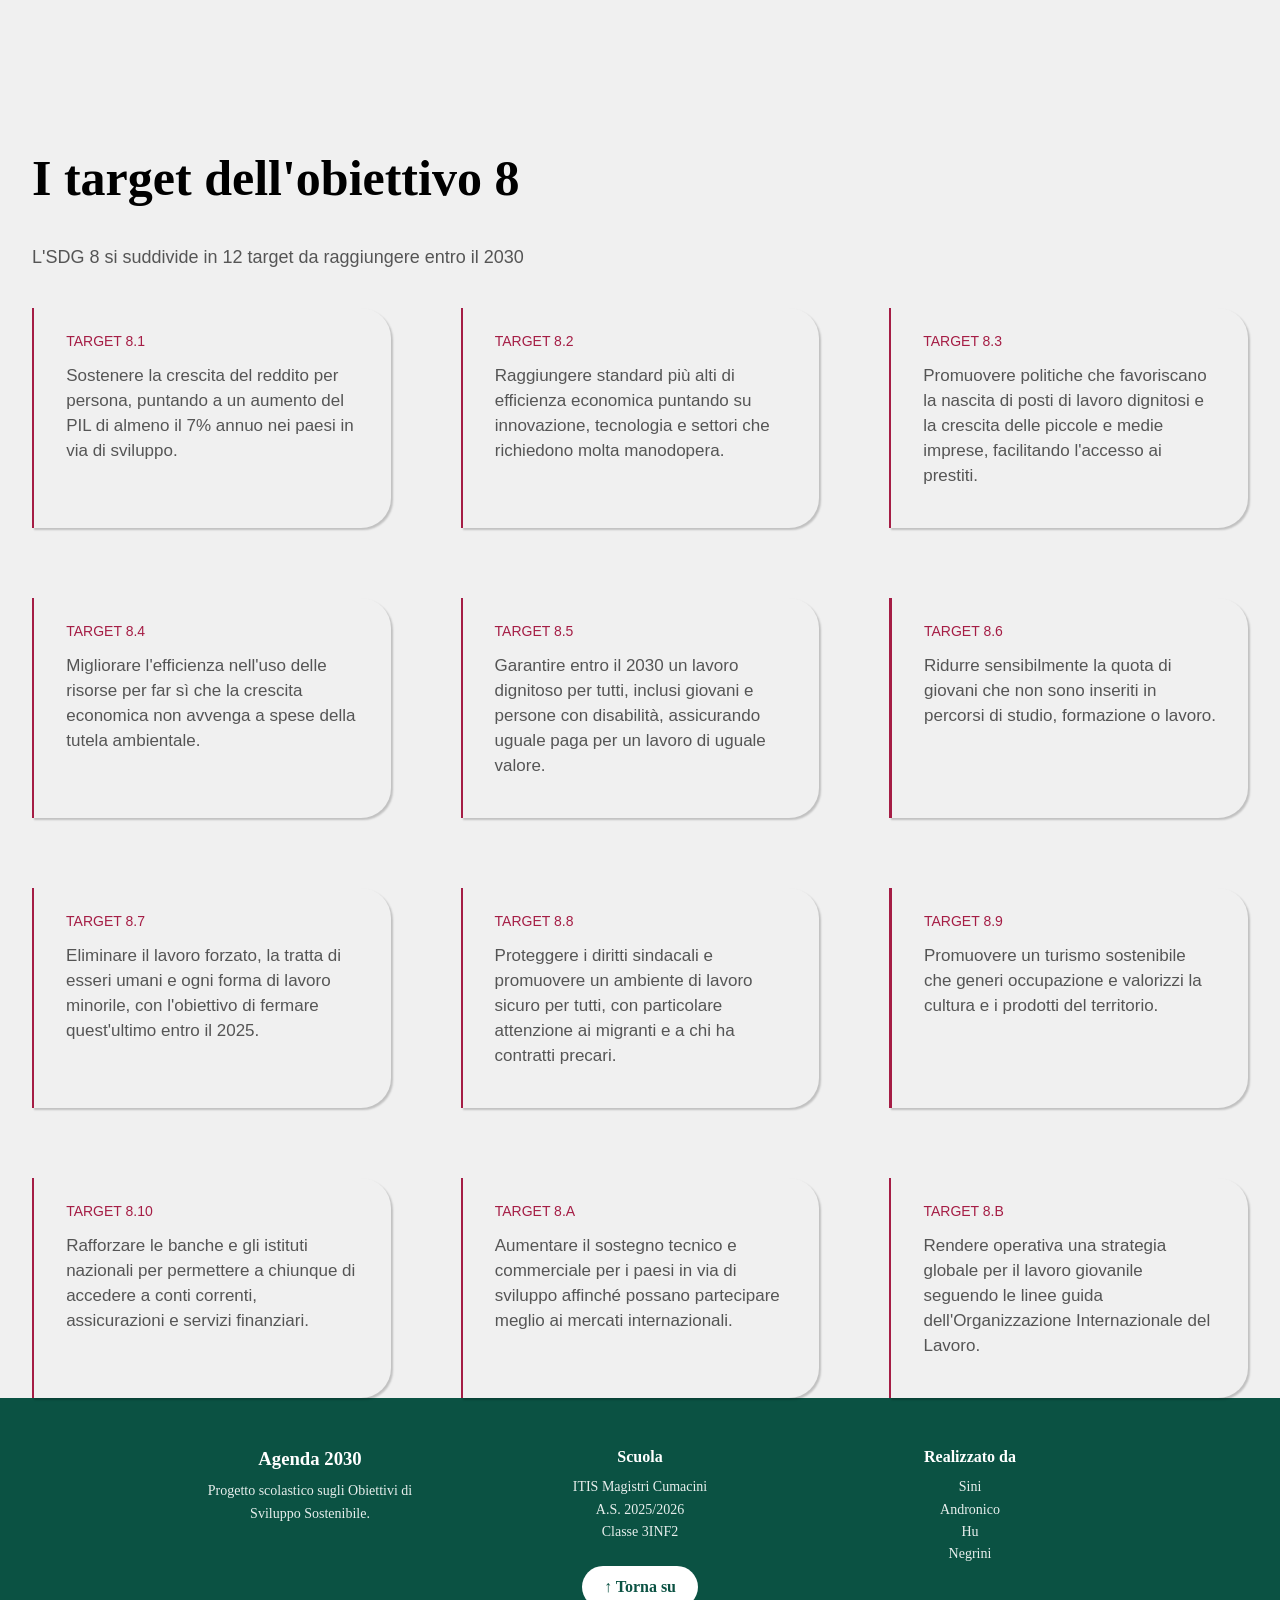
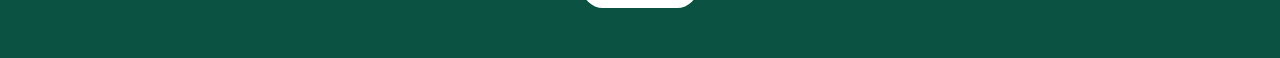
<file: obiettivo8.html>
<!doctype html>
<html lang="it">
  <head>
    <title>Agenda 2030</title>
    <link rel="stylesheet" href="stile.css" />
    <meta name="viewport" content="width=device-width, initial-scale=1.0" />
  </head>
  <body>
    <header>
      <a href="index.html" class="header-logo">Agenda 2030</a>
      <input type="checkbox" id="menu-toggle" />
      <label for="menu-toggle" class="hamburger"> ☰ </label>

      <div class="menu">
        <a href="index.html#pilastri" class="header-opzioni">Pilastri</a>
        <a href="tutti gli obiettivi.html" class="header-opzioni"
          >Tutti gli obiettivi</a
        >
        <a href="obiettivo2.html" class="header-opzioni">Obiettivo 2</a>
        <a href="obiettivo4.html" class="header-opzioni">Obiettivo 4</a>
        <a href="obiettivo7.html" class="header-opzioni">Obiettivo 7</a>
        <a href="obiettivo8.html" class="header-opzioni">Obiettivo 8</a>
      </div>
    </header>
    <div class="contenitore-iniziale-obiettivo8">
      <p class="numero-obiettivi">8</p>
      <div class="contenitore-titolo-obiettivo">
        <div class="box-sdg8">SDG 8 · AGENDA 2030</div>
        <h2 class="h2-obiettivo">Lavoro dignitoso e crescita economica</h2>
        <p class="p-titolo-obiettivo8">
          Garantire una crescita economica duratura e un lavoro dignitoso per
          tutti, proteggendo i diritti dei lavoratori e ponendo fine al lavoro
          forzato e minorile.
        </p>
      </div>
    </div>
    <div class="contenitore">
      <h3 class="h3-obiettivo8">Cos'è l'obiettivo 8?</h3>
      <div class="contenitore-cosè-obiettivo">
        <p class="p-cosè-obiettivo8">
          L’Obiettivo 8 dell’Agenda 2030 per lo Sviluppo Sostenibile si propone
          di incentivare una crescita economica duratura, inclusiva e
          sostenibile, un’occupazione piena e produttiva ed un lavoro dignitoso
          per tutti.
          <br />
          Una crescita economica sostenibile da tutti i punti di vista richiede
          alla società di creare condizioni che permettano alle persone di avere
          posti di lavoro dignitosi e tutelati, che stimolino le economie,
          sostengono l’innovazione e la sua diffusione e al tempo stesso non
          danneggiano l’ambiente.
        </p>
        <img
          src="immagini/960px-Obiettivo_di_sviluppo_sostenibile_8.svg.png"
          class="immagine-obiettivo8"
        />
      </div>

      <div class="contenitore-cosè-lavoro-dignitoso">
        <h4 class="h3-obiettivo8">Cos'è il "Lavoro Dignitoso"?</h4>
        <p class="p-cosè-obiettivo8">
          <br />
          Secondo la definizione dell'Organizzazione Internazionale del Lavoro
          (OIL) si tratta di un'occupazione che assicura condizioni di:
          <br />
          Libertà ed equità: Opportunità di lavoro scelte liberamente e parità
          di trattamento.
          <br />
          Sicurezza e Protezione Sociale: Ambienti di lavoro sicuri che tutelano
          la salute fisica e mentale, oltre a coperture assicurative e
          pensionistiche.
          <br />
          Dignità umana: Rispetto dei diritti dei lavoratori e possibilità di
          esprimere le proprie opinioni.
          <br />
          Occupazione Produttiva e Redditizia: Garantisce un salario in grado di
          soddisfare le necessità di base (cibo, casa, salute, educazione) del
          lavoratore e della sua famiglia.
          <br />
        </p>
      </div>
      <div class="contenitore-parte-sotto">
        <h3 class="h3-target">I target dell'obiettivo 8</h3>
        <p class="p-target">
          L'SDG 8 si suddivide in 12 target da raggiungere entro il 2030
        </p>
        <div class="contenitore-box-target">
          <div class="box-target-riga1">
            <div class="barra-rossa"></div>
            <div class="contenitore-scritta-box-obiettivi">
              <h4 class="h4-target">TARGET 8.1</h4>
              <p class="p-box-obiettivi">
                Sostenere la crescita del reddito per persona, puntando a un
                aumento del PIL di almeno il 7% annuo nei paesi in via di
                sviluppo.
              </p>
            </div>
          </div>
          <div class="box-target-riga1">
            <div class="barra-rossa"></div>
            <div class="contenitore-scritta-box-obiettivi">
              <h4 class="h4-target">TARGET 8.2</h4>
              <p class="p-box-obiettivi">
                Raggiungere standard più alti di efficienza economica puntando
                su innovazione, tecnologia e settori che richiedono molta
                manodopera.
              </p>
            </div>
          </div>

          <div class="box-target-riga1">
            <div class="barra-rossa"></div>
            <div class="contenitore-scritta-box-obiettivi">
              <h4 class="h4-target">TARGET 8.3</h4>
              <p class="p-box-obiettivi">
                Promuovere politiche che favoriscano la nascita di posti di
                lavoro dignitosi e la crescita delle piccole e medie imprese,
                facilitando l'accesso ai prestiti.
              </p>
            </div>
          </div>

          <div class="box-target-riga2">
            <div class="barra-rossa"></div>
            <div class="contenitore-scritta-box-obiettivi">
              <h4 class="h4-target">TARGET 8.4</h4>
              <p class="p-box-obiettivi">
                Migliorare l'efficienza nell'uso delle risorse per far sì che la
                crescita economica non avvenga a spese della tutela ambientale.
              </p>
            </div>
          </div>

          <div class="box-target-riga2">
            <div class="barra-rossa"></div>
            <div class="contenitore-scritta-box-obiettivi">
              <h4 class="h4-target">TARGET 8.5</h4>
              <p class="p-box-obiettivi">
                Garantire entro il 2030 un lavoro dignitoso per tutti, inclusi
                giovani e persone con disabilità, assicurando uguale paga per un
                lavoro di uguale valore.
              </p>
            </div>
          </div>

          <div class="box-target-riga2">
            <div class="barra-rossa"></div>
            <div class="contenitore-scritta-box-obiettivi">
              <h4 class="h4-target">TARGET 8.6</h4>
              <p class="p-box-obiettivi">
                Ridurre sensibilmente la quota di giovani che non sono inseriti
                in percorsi di studio, formazione o lavoro.
              </p>
            </div>
          </div>

          <div class="box-target-riga3">
            <div class="barra-rossa"></div>
            <div class="contenitore-scritta-box-obiettivi">
              <h4 class="h4-target">TARGET 8.7</h4>
              <p class="p-box-obiettivi">
                Eliminare il lavoro forzato, la tratta di esseri umani e ogni
                forma di lavoro minorile, con l'obiettivo di fermare
                quest'ultimo entro il 2025.
              </p>
            </div>
          </div>

          <div class="box-target-riga3">
            <div class="barra-rossa"></div>
            <div class="contenitore-scritta-box-obiettivi">
              <h4 class="h4-target">TARGET 8.8</h4>
              <p class="p-box-obiettivi">
                Proteggere i diritti sindacali e promuovere un ambiente di
                lavoro sicuro per tutti, con particolare attenzione ai migranti
                e a chi ha contratti precari.
              </p>
            </div>
          </div>

          <div class="box-target-riga3">
            <div class="barra-rossa"></div>
            <div class="contenitore-scritta-box-obiettivi">
              <h4 class="h4-target">TARGET 8.9</h4>
              <p class="p-box-obiettivi">
                Promuovere un turismo sostenibile che generi occupazione e
                valorizzi la cultura e i prodotti del territorio.
              </p>
            </div>
          </div>

          <div class="box-target-riga4">
            <div class="barra-rossa"></div>
            <div class="contenitore-scritta-box-obiettivi">
              <h4 class="h4-target">TARGET 8.10</h4>
              <p class="p-box-obiettivi">
                Rafforzare le banche e gli istituti nazionali per permettere a
                chiunque di accedere a conti correnti, assicurazioni e servizi
                finanziari.
              </p>
            </div>
          </div>
          <div class="box-target-riga4">
            <div class="barra-rossa"></div>
            <div class="contenitore-scritta-box-obiettivi">
              <h4 class="h4-target">TARGET 8.A</h4>
              <p class="p-box-obiettivi">
                Aumentare il sostegno tecnico e commerciale per i paesi in via
                di sviluppo affinché possano partecipare meglio ai mercati
                internazionali.
              </p>
            </div>
          </div>
          <div class="box-target-riga4">
            <div class="barra-rossa"></div>
            <div class="contenitore-scritta-box-obiettivi">
              <h4 class="h4-target">TARGET 8.B</h4>
              <p class="p-box-obiettivi">
                Rendere operativa una strategia globale per il lavoro giovanile
                seguendo le linee guida dell'Organizzazione Internazionale del
                Lavoro.
              </p>
            </div>
          </div>
        </div>
      </div>
    </div>
    <footer class="footer-sito">
      <div class="footer-contenuto">
        <div class="footer-colonna">
          <h3>Agenda 2030</h3>
          <p>Progetto scolastico sugli Obiettivi di Sviluppo Sostenibile.</p>
        </div>
        <div class="footer-colonna">
          <h4>Scuola</h4>
          <p>ITIS Magistri Cumacini<br />A.S. 2025/2026<br />Classe 3INF2</p>
        </div>
        <div class="footer-colonna">
          <h4>Realizzato da</h4>
          <p>Sini<br />Andronico<br />Hu<br />Negrini</p>
        </div>
      </div>
      <a href="#" class="bottone-su">↑ Torna su</a>
    </footer>
  </body>
</html>
</file>
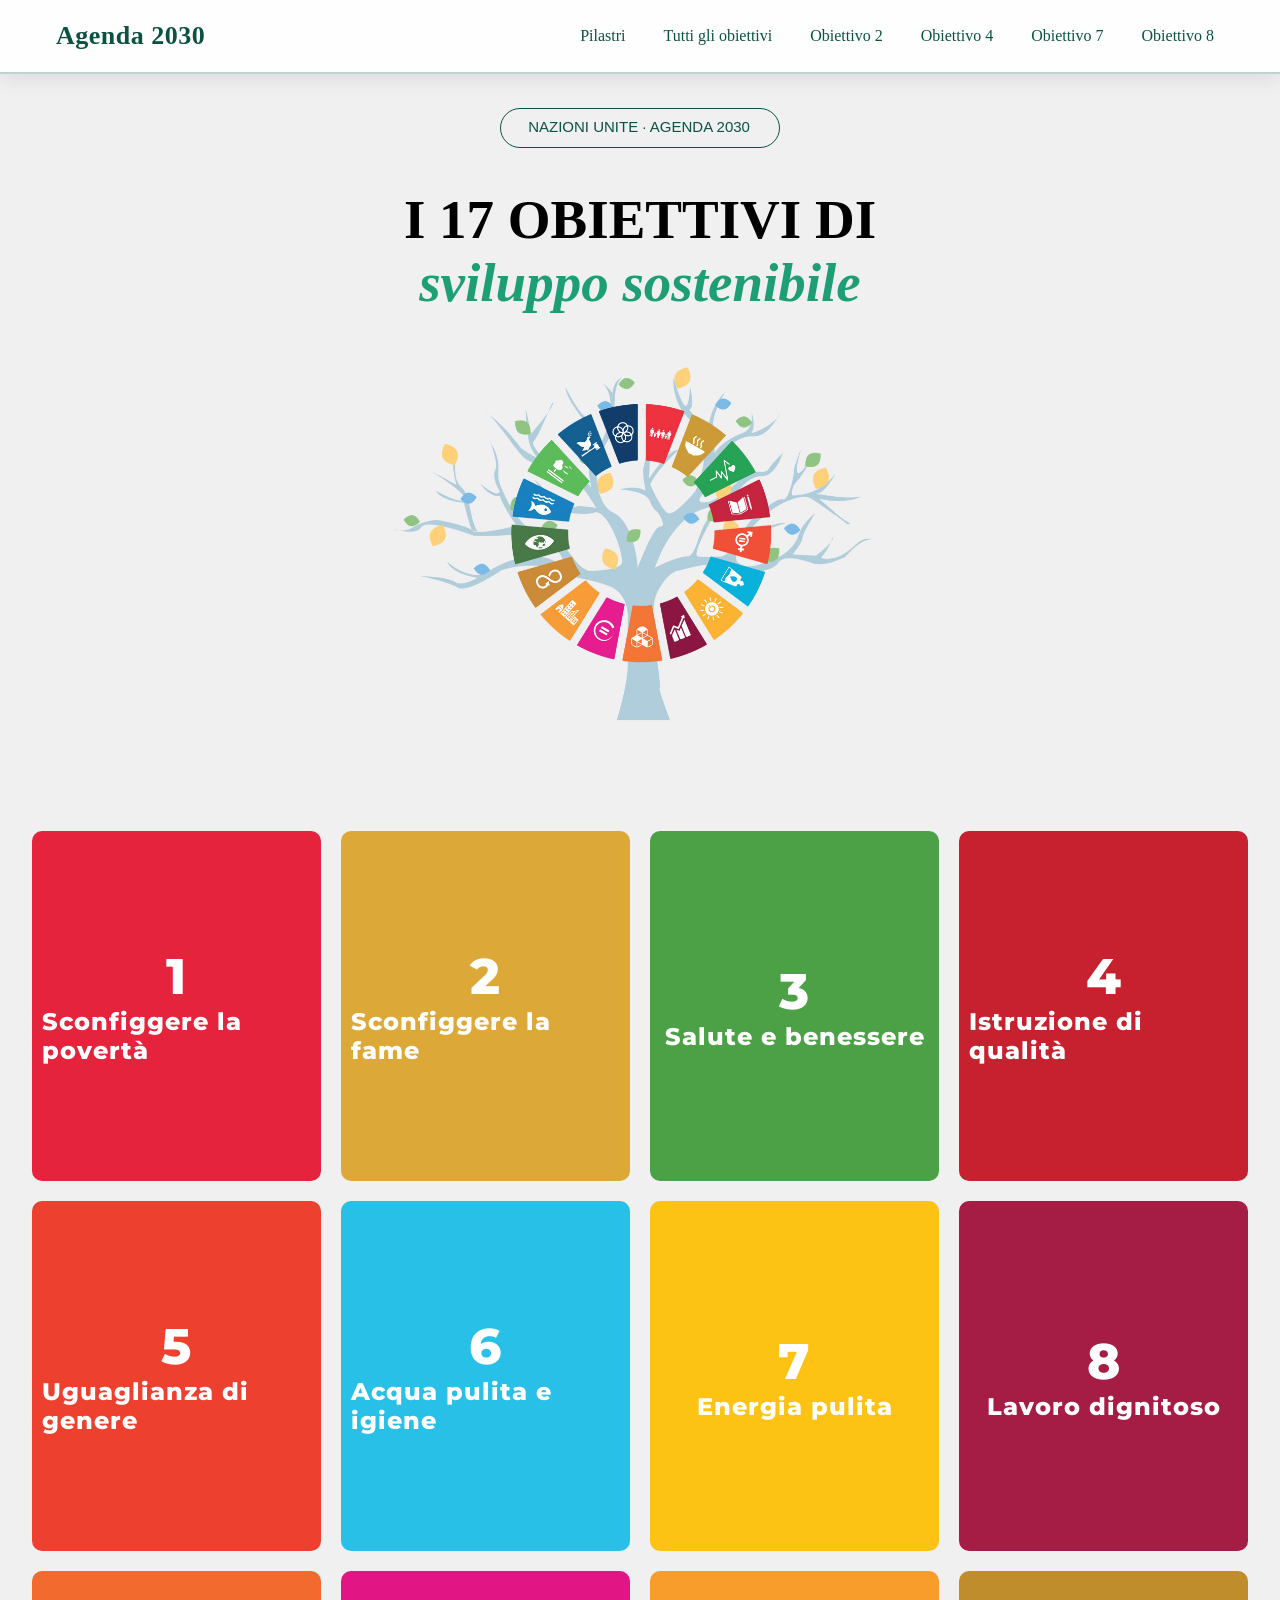
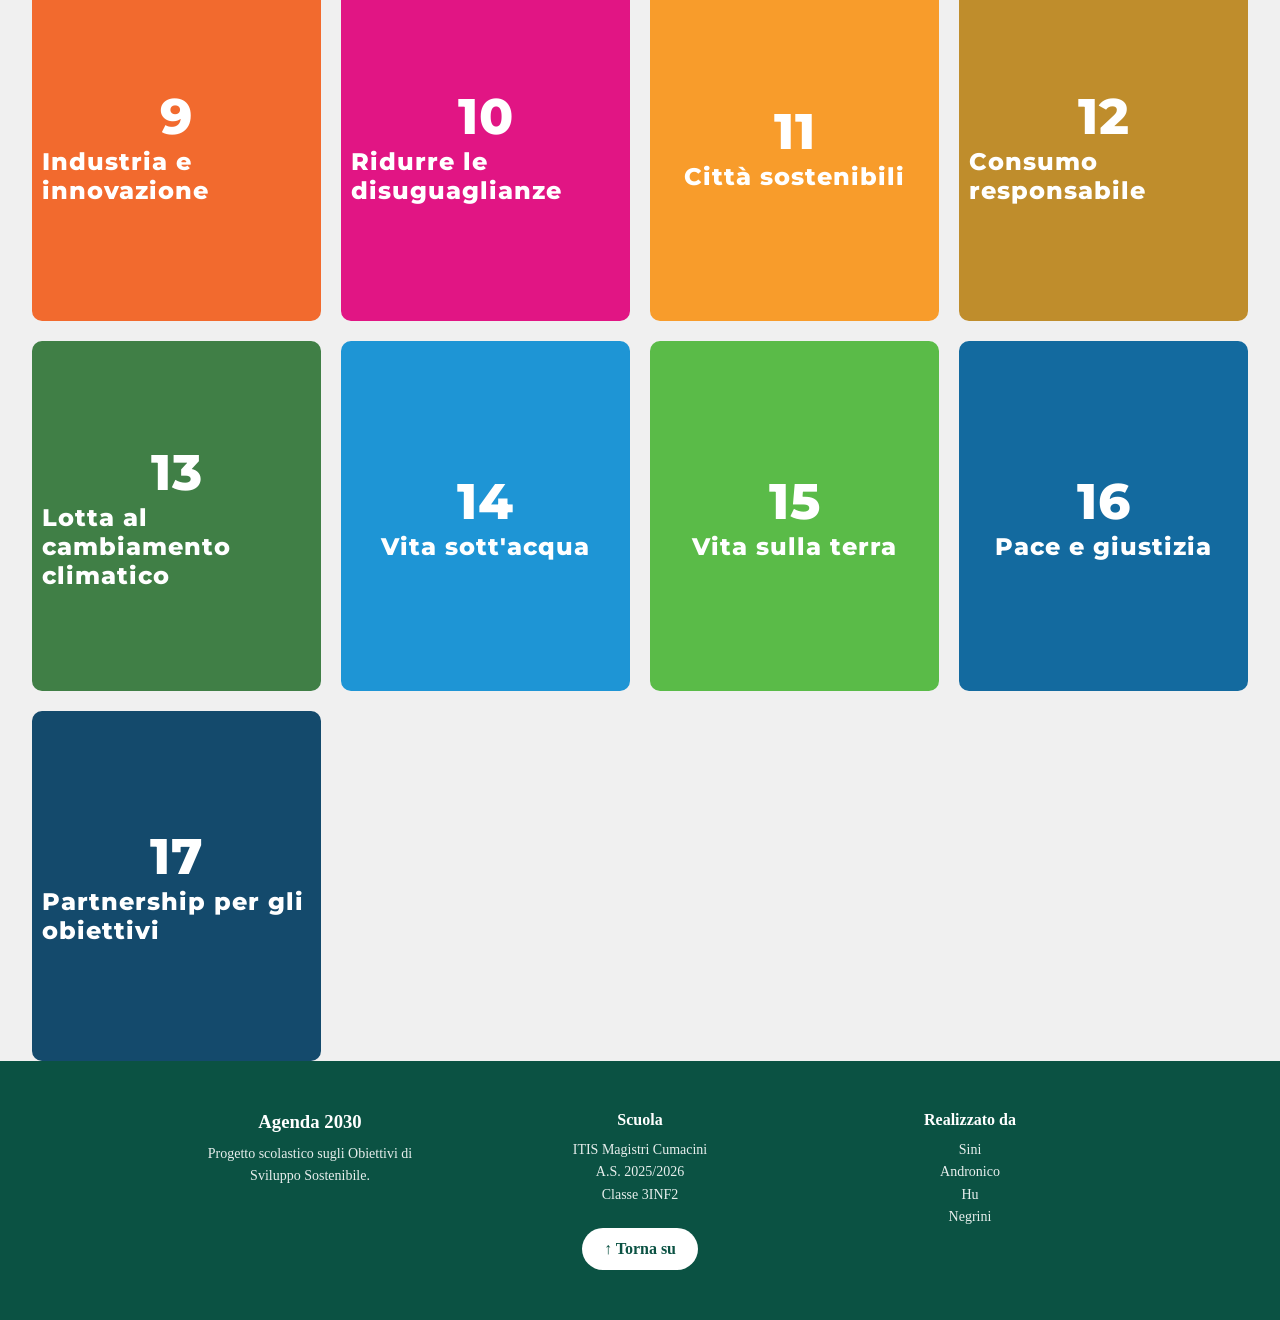
<file: tutti gli obiettivi.html>
<!DOCTYPE html>
<html lang="it">
  <head>
    <title>Gli obiettivi</title>
    <link rel="stylesheet" href="stile.css">
    <link href="https://fonts.googleapis.com/css2?family=Montserrat:wght@800&display=swap" rel="stylesheet">
    <meta name="viewport" content="width=device-width, initial-scale=1.0">
  </head>
  <body>
    <header>
      <a href="index.html" class="header-logo">Agenda 2030</a>
      <input type="checkbox" id="menu-toggle">
      <label for="menu-toggle" class="hamburger">
        ☰
      </label>

      <div class="menu">
        <a href="index.html#pilastri" class="header-opzioni">Pilastri</a>
        <a href="tutti gli obiettivi.html" class="header-opzioni">Tutti gli obiettivi</a>
        <a href="obiettivo2.html" class="header-opzioni">Obiettivo 2</a>
        <a href="obiettivo4.html" class="header-opzioni">Obiettivo 4</a>
        <a href="obiettivo7.html" class="header-opzioni">Obiettivo 7</a>
        <a href="obiettivo8.html" class="header-opzioni">Obiettivo 8</a>
      </div>
    </header>
    <div class="contenitore">
      <div class="contenitore-iniziale-obiettivi">
      <div class="box-nazioniunite">
       NAZIONI UNITE · AGENDA 2030
     </div>
      <h2 class="titolo-obiettivi">
          I 17 OBIETTIVI DI<br><span class="futuro-sostenibile">sviluppo sostenibile</span>
      </h2>
      
      </div>
      <img src="immagini/sdg-tree-single.jpg" alt="immagine albero agenda 2030" class="immagine-albero">
      <div class="contenitore-grid-obiettivi">
                <!-- From Uiverse.io by vamsidevendrakumar --> 
        <div class="card">
          <div class="card-inner">
            <div class="card-front1">
              <span class="numero-card">1</span><p>Sconfiggere la povertà</p>
            </div>
            <div class="card-back1">
              Porre fine ad ogni forma di povertà nel mondo. <br>Ancora oggi circa 700 milioni di persone 
              vivono con meno di 2,15 dollari al giorno. <br>L'obiettivo mira a garantire protezione sociale
              universale e pari accesso alle risorse economiche.
            </div>
          </div>
        </div>


        <div class="card">
          <div class="card-inner">
            <div class="card-front2">
              <span class="numero-card">2</span><p>Sconfiggere la fame</p>
            </div>
            <div class="card-back2">
              Porre fine alla fame, raggiungere la sicurezza alimentare, migliorare la nutrizione 
              e promuovere un'agricoltura sostenibile. <BR>Oltre 820 milioni di persone soffrono ancora 
              la fame nel mondo.
            </div>
          </div>
        </div>
        

        <div class="card">
          <div class="card-inner">
            <div class="card-front3">
              <span class="numero-card">3</span><p>Salute e benessere</p>
            </div>
            <div class="card-back3">
              Garantire una vita sana e promuovere il benessere di tutti a tutte le età.
              <br>Comprende la lotta alle malattie, la salute materna e infantile, la copertura sanitaria universale
              e la prevenzione delle epidemie.
            </div>
          </div>
        </div>


        <div class="card">
          <div class="card-inner">
            <div class="card-front4">
              <span class="numero-card">4</span><p>Istruzione di qualità</p>
            </div>
            <div class="card-back4">
              Fornire un'istruzione di qualità inclusiva ed equa e promuovere opportunità di apprendimento per tutti.<br>
              L'istruzione è il fondamento per migliorare la vita delle persone e raggiungere lo sviluppo sostenibile.
            </div>
          </div>
        </div>


        <div class="card">
          <div class="card-inner">
            <div class="card-front5">
              <span class="numero-card">5</span><p>Uguaglianza di genere</p>
            </div>
            <div class="card-back5">
              Raggiungere l'uguaglianza di genere ed emancipare tutte le donne e le ragazze.<br> Eliminare ogni forma di 
              discriminazione, violenza e pratiche dannose contro donne e ragazze ovunque nel mondo.
            </div>
          </div>
        </div>


        <div class="card">
          <div class="card-inner">
            <div class="card-front6">
              <span class="numero-card">6</span><p>Acqua pulita e igiene</p>
            </div>
            <div class="card-back6">
              Garantire a tutti la disponibilità e la gestione sostenibile dell'acqua e delle strutture igienico-sanitarie.
              <br>Oltre 2 miliardi di persone vivono ancora in paesi con carenza idrica
            </div>
          </div>
        </div>


        <div class="card">
          <div class="card-inner">
            <div class="card-front7">
              <span class="numero-card">7</span><p>Energia pulita</p>
            </div>
            <div class="card-back7">
              Assicurare a tutti l'accesso a sistemi di energia economici, affidabili, sostenibili e moderni.<br>Le energie rinnovabili
              sono fondamentali per combattere il cambiamento climatico e garantire lo sviluppo.
            </div>
          </div>
        </div>


        <div class="card">
          <div class="card-inner">
            <div class="card-front8">
              <span class="numero-card">8</span><p>Lavoro dignitoso</p>
            </div>
            <div class="card-back8">
              Promuovere una crescita economica duratura, inclusiva e sostenibile, la piena occupazione e il lavoro dignitoso per tutti. 
              <br>Eliminare il lavoro forzato, il lavoro minorile e garantire salari equi.
            </div>
          </div>
        </div>

        <div class="card">
          <div class="card-inner">
            <div class="card-front9">
              <span class="numero-card">9</span><p>Industria e innovazione</p>
            </div>
            <div class="card-back9">
              Costruire infrastrutture resilienti, promuovere l'industrializzazione inclusiva e sostenibile e incentivare l'innovazione.
              <br>L'investimento in infrastrutture e innovazione è cruciale per la crescita economica.
            </div>
          </div>
        </div>


        <div class="card">
          <div class="card-inner">
            <div class="card-front10">
              <span class="numero-card">10</span><p>Ridurre le disuguaglianze</p>
            </div>
            <div class="card-back10">
              Ridurre le disuguaglianze all'interno e tra i paesi. Le disuguaglianze di reddito, genere, età, disabilità, etnia e religione 
              continuano a persistere in tutto il mondo e richiedono politiche inclusive.
            </div>
          </div>
        </div>


        <div class="card">
          <div class="card-inner">
            <div class="card-front11">
              <span class="numero-card">11</span><p>Città sostenibili</p>
            </div>
            <div class="card-back11">
              Rendere le città e gli insediamenti umani inclusivi, sicuri, resilienti e sostenibili.<br>Con oltre il 55% della 
              popolazione mondiale nelle città, la pianificazione urbana sostenibile è fondamentale.
            </div>
          </div>
        </div>


        <div class="card">
          <div class="card-inner">
            <div class="card-front12">
              <span class="numero-card">12</span><p>Consumo responsabile</p>
            </div>
            <div class="card-back12">
              Garantire modelli di consumo e produzione sostenibili.
              <br>Ogni anno vengono sprecati circa 1,3 miliardi di tonnellate di cibo.<br>
              Produrre e consumare meglio è essenziale per la salute del pianeta.
            </div>
          </div>
        </div>


        <div class="card">
          <div class="card-inner">
            <div class="card-front13">
              <span class="numero-card">13</span><p>Lotta al cambiamento climatico</p>
            </div>
            <div class="card-back13">
              Adottare misure urgenti per combattere il cambiamento climatico e le sue conseguenze.<br>
              Il clima sta cambiando più velocemente di quanto previsto e richiede azioni immediate da parte di tutti i paesi.
            </div>
          </div>
        </div>


        <div class="card">
          <div class="card-inner">
            <div class="card-front14">
              <span class="numero-card">14</span><p>Vita sott'acqua</p>
            </div>
            <div class="card-back14">
              Conservare e utilizzare in modo sostenibile gli oceani, i mari e le risorse marine.
              <br>Gli oceani coprono il 70% della Terra e assorbono il 30% della CO₂ prodotta dall'uomo, ma sono gravemente minacciati dall'inquinamento.
            </div>
          </div>
        </div>

        
        <div class="card">
          <div class="card-inner">
            <div class="card-front15">
              <span class="numero-card">15</span><p>Vita sulla terra</p>
            </div>
            <div class="card-back15">
              Proteggere, ripristinare e favorire un uso sostenibile dell'ecosistema terrestre.
              <br>Gestire le foreste, combattere la desertificazione, arrestare il degrado del suolo e la perdita di biodiversità.
            </div>
          </div>
        </div>

        <div class="card">
          <div class="card-inner">
            <div class="card-front16">
              <span class="numero-card">16</span><p>Pace e giustizia</p>
            </div>
            <div class="card-back16">
              <p>Costruire società pacifiche e inclusive, garantendo l'accesso alla giustizia per tutti.
                Ridurre ogni forma di violenza, a combattere la corruzione e a promuovere istituzioni trasparenti e responsabili che proteggano i diritti fondamentali di ogni cittadino..</p>
            </div>
          </div>
        </div>


        <div class="card">
          <div class="card-inner">
            <div class="card-front17">
              <span class="numero-card">17</span><p>Partnership per gli obiettivi</p>
            </div>
            <div class="card-back17">
              Rafforzare i mezzi di attuazione e rinnovare il partenariato mondiale per lo sviluppo sostenibile.
              <br>Nessun paese può raggiungere gli SDGs da solo: serve collaborazione tra governi, settore privato e società civile.
            </div>
          </div>
        </div>

      </div>
    </div>
    <footer class="footer-sito">
    <div class="footer-contenuto">
      <div class="footer-colonna">
        <h3>Agenda 2030</h3>
        <p>Progetto scolastico sugli Obiettivi di Sviluppo Sostenibile.</p>
      </div>
      <div class="footer-colonna">
        <h4>Scuola</h4>
        <p>ITIS Magistri Cumacini<br>A.S. 2025/2026<br>Classe 3INF2</p>
      </div>
     <div class="footer-colonna">
        <h4>Realizzato da</h4>
        <p>Sini<br>Andronico<br>Hu<br>Negrini</p>
      </div>
    </div>
    <a href="#" class="bottone-su">↑ Torna su</a>
    </footer>
  </body>
</html>
</file>
<file: stile.css>
* {
  margin: 0;
  padding: 0;
  box-sizing: border-box;
}
html{
  scroll-behavior: smooth;
}
body{
  margin-top: 58px;
  background-color: #f0f0f0;
}
.contenitore{
  padding: 0 2rem;
}
a{
  text-decoration: none;
}

header {
  position: fixed;
  top: 0;
  left: 0;
  right: 0;

  display: flex;
  justify-content: space-between;
  align-items: center;

  padding: 1.2rem 3.5rem;

  background: rgba(255, 255, 255, 0.9);
  backdrop-filter: blur(12px);

  border-bottom: 2px solid rgba(11, 82, 67, 0.25);

  box-shadow: 0 6px 18px rgba(0, 0, 0, 0.08);

  z-index: 1000;
}

.header-logo {
  color: #0b5243;
  text-decoration: none;

  font-size: 26px;
  font-weight: 700;
  letter-spacing: 0.5px;
}

.menu {
  display: flex;
  gap: 18px;
  align-items: center;
}

.header-opzioni {
  position: relative;

  color: #0b5243;
  text-decoration: none;

  font-size: 16px;
  font-weight: 500;

  padding: 8px 10px;
  border-radius: 8px;

  transition: all 0.3s ease;
}

/* linea animata sotto */
.header-opzioni::after {
  content: "";
  position: absolute;
  left: 50%;
  bottom: 2px;

  width: 0%;
  height: 2px;

  background: #1d9e75;

  transition: all 0.3s ease;
  transform: translateX(-50%);
}

.header-opzioni:hover::after {
  width: 70%;
}

.header-opzioni:hover {
  color: #1d9e75;
  background-color: rgba(29, 158, 117, 0.08);
}

.footer-sito {
  margin-top: 120px;
  padding: 50px 20px;
  background-color: #0b5243;
  color: white;
  text-align: center;
}

.footer-testo {
  font-size: 16px;
  margin-bottom: 10px;
}

.footer-crediti {
  font-size: 14px;
  opacity: 0.8;
  margin-bottom: 25px;
}

.footer-sito {
  background-color: #0b5243;
  color: white;
  padding: 50px 20px;
  text-align: center;
}

.footer-contenuto{
  display: flex;
  justify-content: center;
  align-items: flex-start;
  gap: 80px;
  flex-wrap: wrap;
}
.footer-colonna {
  width: 250px;
}

.footer-colonna h3,
.footer-colonna h4 {
  margin-bottom: 10px;
}

.footer-colonna p {
  font-size: 14px;
  line-height: 1.6;
  opacity: 0.9;
}



.footer-sito {
  margin-top: 0;
}


/* bottone torna su */
.bottone-su {
  display: inline-block;
  padding: 12px 22px;
  background: white;
  color: #0b5243;
  text-decoration: none;
  border-radius: 30px;
  font-weight: bold;
  transition: 0.3s;
}
.bottone-su:hover {
  background: #1d9e75;
  color: white;
  transform: translateY(-5px);
}



/* nascondo checkbox */
#menu-toggle{
  display: none;
}

.hamburger{
  display: none;
  font-size: 30px;
  cursor: pointer;
  color: #0b5243;
}




/* #region index*/

.button-esplora {
  margin-top: 40px;
  padding: 17px 40px;
  border-radius: 50px;
  cursor: pointer;
  border: 0;
  background-color: white;
  box-shadow: rgb(0 0 0 / 5%) 0 0 8px;
  letter-spacing: 1.5px;
  text-transform: uppercase;
  font-size: 15px;
  transition: all 0.5s ease;
}

.button-esplora:hover {
  letter-spacing: 3px;
  background-color: #1d9e75;
  color: hsl(0, 0%, 100%);
  box-shadow: #1d9e75 0px 7px 29px 0px;
}

.button-esplora:active {
  letter-spacing: 3px;
  background-color: #1d9e75;
  color: hsl(0, 0%, 100%);
  box-shadow: #1d9e75 0px 0px 0px 0px;
  transform: translateY(10px);
  transition: 100ms;
}

h1{
  margin-top: 150px;
  font-size: 70px;
  letter-spacing: -1.2px;
}
.futuro-sostenibile{
  color: #1d9e75;
  font-style: italic;
}
.p-iniziale{
  font-size: 20px;
  color: #555555;
  font-family: 'Inter', sans-serif;
  line-height: 40px;
}
.img-17obiettivi{
  width: 700px;
  height: auto;
  position: absolute;
  top: 200px;
  left: 750px;
  z-index: -10;
  border:none;
  
}
/* 5 PILASTRI */
.titolo-5p{
  font-size: 50px;
  margin-top: 200px;
}
/* BOX 1 */
.box1{
  background-color: #c8ecdf;
  height: 220px;
  width: 290px;
  border-radius:30px;
  display: flex;
  flex-direction: column;
  /* transition: transform 0.2s; */
  transition: all 0.5s ease;
}
.box1:hover{
  transform: scale(1.10);
  box-shadow: #1d9e75 0px 7px 29px 0px;
}
.h3-persone{
  margin: 0; 
  font-family: serif; 
  font-size: 24px;
  color:#189f74;
  margin-left: 25px;
  margin-top: 35px;
}
.p-persone1{
  margin:0;
  margin-left: 25px;
  margin-top: 25px;
  font-size: 15px;
  color: #555555;
  font-family: 'Inter', sans-serif;
}
/* BOX 2 */
.box2{
  background-color: #d3e7f9;
  color: white;
  height: 220px;
  width: 290px; 
  border-radius:30px;
  display: flex;
  flex-direction: column;
  transition: all 0.5s ease;

}
.box2:hover{
  transform: scale(1.10);
  box-shadow: #5698d2 0px 7px 29px 0px;
}
.h3-pianeta{
  margin: 0; 
  font-family: serif; 
  font-size: 24px;
  margin-left: 25px;
  margin-top: 35px;
  color:#5dabf0;
}
.p-persone2{
  margin:0;
  margin-left: 25px;
  margin-top: 25px;
  font-size: 15px;
  color: #555555;
  font-family: 'Inter', sans-serif;
}
/* BOX 3 */
.box3{
  background-color: #fdeac9;
  height: 220px;
  width: 290px;
  border-radius:30px;
  display: flex;
  flex-direction: column;
  transition: all 0.5s ease;

}
.box3:hover{
  transform: scale(1.10);
  box-shadow: #fac873 0px 7px 29px 0px;
}
.h3-prosperità{
  margin: 0; 
  font-family: serif; 
  font-size: 24px;
  margin-left: 25px;
  margin-top: 35px;
  color: #fac365;
}
.p-persone3{
  margin:0;
  margin-left: 25px;
  margin-top: 25px;
  font-size: 15px;
  color: #555555;
  font-family: 'Inter', sans-serif;
}
/* BOX 4 */
.box4{
  background-color:#fbc2ef ;
  height: 220px;
  width: 290px;
  border-radius:30px;
  display: flex;
  flex-direction: column;
  transition: all 0.5s ease;

}
.box4:hover{
  transform: scale(1.10);
  box-shadow: #e653c6 0px 7px 29px 0px;
}
.h3-pace{
  margin: 0; 
  font-family: serif; 
  font-size: 24px;
  margin-left: 25px;
  margin-top: 35px;
  color:#f06bd3 ;
}
.p-persone4{
  margin:0;
  margin-left: 25px;
  margin-top: 25px;
  font-size: 15px;
  color: #555555;
  font-family: 'Inter', sans-serif;
}
/* BOX 5 */
.box5{
  background-color: #cac7fa;
  height: 220px;
  width: 290px;
  border-radius:30px;
  display: flex;
  flex-direction: column;
  transition: all 0.5s ease;

}
.box5:hover{
  transform: scale(1.10);
  box-shadow: #675de8 0px 7px 29px 0px;
}
.h3-partnership{
  margin: 0; 
  font-family: serif; 
  font-size: 24px;
  margin-left: 25px;
  margin-top: 35px;
  color:#766cff;
}
.p-persone5{
  margin:0;
  margin-left: 25px;
  margin-top: 25px;
  font-size: 15px;
  color: #555555;
  font-family: 'Inter', sans-serif;
}

.boxes {
  display: flex;
  justify-content: center;
  align-items: center;
  gap: 47px;
  margin-top: 80px;
}
.p-5pilastri{
  font-size: 18px;
  color: #555555;
  font-family: 'Inter', sans-serif;
  line-height: 40px;
  letter-spacing: 1px;
}
.h2-che-punto-siamo{
  font-size:50px;
  margin-top: 200px;
}
.grid-che-punto-siamo{
  display: grid;
  grid-template-columns: repeat(2, 1fr);
  grid-template-rows: repeat(5, 1fr);
  gap: 8px;
  align-content: space-between;

}
.p-che-punto-siamo{
  margin-top: 25px;
  width: 700px;
  font-size: 17px;
  color: #555555;
  font-family: 'Inter', sans-serif;
  line-height: 35px;
  letter-spacing: 0.5px;
  grid-column: 1;
  grid-row: 1 / 5;

}
.contenitore-progress-bar{
  grid-column: 2;
  display: flex;
  flex-direction: column;
  align-content: end;
}
.etichetta-progress-bar{
  display: flex;
  justify-content: space-between;
  font-size: 14px;
  font-family: 'Inter', sans-serif;
}

.progress {
  margin-top: 6px;
  background: rgba(0, 0, 0, 0.1);
  justify-content: flex-start;
  border-radius: 100px;
  align-items: center;
  position: relative;
  /* padding: 0 5px; */
  display: flex;
  height: 10px;
  width: 100%;
}

.progress-value1 {
  animation: load1 3s normal forwards;
  box-shadow: 0 10px 40px -10px #fcc30b;
  border-radius: 100px;
  background: #fcc30b;
  height: 10px;
  width: 0;
}

@keyframes load1 {
  0% { width: 0; }
  100% { width: 89%; }
}

.progress-value2 {
  animation: load2 3s normal forwards;
  box-shadow: 0 10px 40px -10px #c5192d;
  border-radius: 100px;
  background: #c5192d;
  height: 10px;
  width: 0;
}

@keyframes load2 {
  0% { width: 0; }
  100% { width: 75%; }
}

.progress-value3 {
  animation: load3 3s normal forwards;
  box-shadow: 0 10px 40px -10px #26bde2;
  border-radius: 100px;
  background: #26bde2;
  height: 10px;
  width: 0;
}

@keyframes load3 {
  0% { width: 0; }
  100% { width: 71%; }
}

.progress-value4 {
  animation: load4 3s normal forwards;
  box-shadow: 0 10px 40px -10px #e5243b;
  border-radius: 100px;
  background: #e5243b;
  height: 10px;
  width: 0;
}

@keyframes load4 {
  0% { width: 0; }
  100% { width: 58%; }
}

.progress-value5 {
  animation: load5 3s normal forwards;
  box-shadow: 0 10px 40px -10px #ff3a21;
  border-radius: 100px;
  background: #ff3a21;
  height: 10px;
  width: 0;
}

@keyframes load5 {
  0% { width: 0; }
  100% { width: 43%; }
}

.contenitore-frase{
  display: flex;
  flex-direction: column;
  justify-content: center;
  align-items: center;
  height: 250px;
  width: 100%;
  background-color: #0b5243;
  margin-top: 70px;
  gap: 20px;
}
.h2-frase{
  font-size: 40px;
  color: #f0f0f0;
  font-style: italic;
}
.p-frase{
  font-size: 15px;
  font-family: 'Inter', sans-serif;
  color:#699773
}
/* #endregion index */



/* #region paginaTuttiObiettivi */

.contenitore-iniziale-obiettivi{
  display: flex;
  justify-content: center;
  align-items: center;
  flex-direction: column;
}
.box-nazioniunite{
  width: 280px;
  height: 40px;
  margin: 0 auto;
  transform: translateY(50px);
  border: 1px solid;
  border-color: #0b5243;
  color: #0b5243;
  border-radius: 20px;
  padding: 0.55rem 1.7rem;
  font-family: 'Inter', sans-serif;
  font-size: 15px;
}
.titolo-obiettivi{
  text-align: center;
  transform: translateY(90px);
  font-size: 55px;
}
.immagine-albero{
  display: block;
  margin: 0 auto;
  width: 500px;
  margin-top: 130px;
}
/* card dei 17 obiettivi */
.contenitore-grid-obiettivi{
  display: grid;
  grid-template-columns: repeat(4, 1fr);
  grid-template-rows: repeat(5, 1fr);
  gap: 20px;
  margin-top: 100px;
  width: 100%;
  height: auto;
  margin-left: auto;
  margin-right: auto; 
  align-items: center;
  justify-content: center;
}

.card {
  width: auto;
  height: 350px;
  perspective: 1000px;
}

.card-inner {
  width: 100%;
  height: 100%;
  position: relative;
  transform-style: preserve-3d;
  transition: transform 0.999s;
}

.card:hover .card-inner {
  transform: rotateY(180deg);
}

.numero-card{
  font-size: 50px;
}
.card-front1,
.card-back1 {
  position: absolute;
  width: 100%;
  height: 100%;
  backface-visibility: hidden;
}

.card-front1{
  background-color: #e5233d;
  color: #fff;
  display: flex;
  align-items: center;
  border: 10px solid #e5233d;
  border-radius: 10px;
  justify-content: center;
  font-size: 24px;
  transform: rotateY(0deg);
  flex-direction: column ;
  font-family: 'Montserrat', sans-serif;
  font-weight: 800;
  letter-spacing: 1px;
}

.card-back1 {
  background-color: #F08A5D;
  color: #fff;
  display: flex;
  align-items: center;
  border: 10px solid #F08A5D;
  border-radius: 10px;
  justify-content: center;
  font-size: 20px;
  transform: rotateY(180deg);
  font-family: 'Inter', sans-serif;
  line-height: 1.8;
}

.card-front2,
.card-back2 {
  position: absolute;
  width: 100%;
  height: 100%;
  backface-visibility: hidden;
}

.card-front2{
  background-color: #dca838;
  color: #fff;
  display: flex;
  align-items: center;
  border: 10px solid #dca838;
  border-radius: 10px;
  justify-content: center;
  font-size: 24px;
  transform: rotateY(0deg);
  flex-direction: column ;
  font-family: 'Montserrat', sans-serif;
  font-weight: 800;
  letter-spacing: 1px;
}

.card-back2 {
  background-color: #dca838;
  color: #fff;
  display: flex;
  align-items: center;
  border: 10px solid #dca838;
  border-radius: 10px;
  justify-content: center;
  font-size: 20px;
  transform: rotateY(180deg);
  font-family: 'Inter', sans-serif;
  line-height: 1.8;
}

.card-front3,
.card-back3 {
  position: absolute;
  width: 100%;
  height: 100%;
  backface-visibility: hidden;
}

.card-front3{
  background-color: #4ca146;
  color: #fff;
  display: flex;
  align-items: center;
  border: 10px solid #4ca146;
  border-radius: 10px;
  justify-content: center;
  font-size: 24px;
  transform: rotateY(0deg);
  flex-direction: column ;
  font-family: 'Montserrat', sans-serif;
  font-weight: 800;
  letter-spacing: 1px;
}

.card-back3 {
  background-color: #4ca146;
  color: #fff;
  display: flex;
  align-items: center;
  border: 10px solid #4ca146;
  border-radius: 10px;
  justify-content: center;
  font-size: 20px;
  transform: rotateY(180deg);
  font-family: 'Inter', sans-serif;
  line-height: 1.8;
}

.card-front4,
.card-back4 {
  position: absolute;
  width: 100%;
  height: 100%;
  backface-visibility: hidden;
}

.card-front4{
  background-color: #c7212f;
  color: #fff;
  display: flex;
  align-items: center;
  border: 10px solid #c7212f;
  border-radius: 10px;
  justify-content: center;
  font-size: 24px;
  transform: rotateY(0deg);
  flex-direction: column ;
  font-family: 'Montserrat', sans-serif;
  font-weight: 800;
  letter-spacing: 1px;
}

.card-back4 {
  background-color: #c7212f;
  color: #fff;
  display: flex;
  align-items: center;
  border: 10px solid #c7212f;
  border-radius: 10px;
  justify-content: center;
  font-size: 20px;
  transform: rotateY(180deg);
  font-family: 'Inter', sans-serif;
  line-height: 1.8;
}

.card-front5,
.card-back5 {
  position: absolute;
  width: 100%;
  height: 100%;
  backface-visibility: hidden;
}

.card-front5{
  background-color: #ed402f;
  color: #fff;
  display: flex;
  align-items: center;
  border: 10px solid #ed402f;
  border-radius: 10px;
  justify-content: center;
  font-size: 24px;
  transform: rotateY(0deg);
  flex-direction: column ;
  font-family: 'Montserrat', sans-serif;
  font-weight: 800;
  letter-spacing: 1px;
}

.card-back5 {
  background-color: #ed402f;
  color: #fff;
  display: flex;
  align-items: center;
  border: 10px solid #ed402f;
  border-radius: 10px;
  justify-content: center;
  font-size: 20px;
  transform: rotateY(180deg);
  font-family: 'Inter', sans-serif;
  line-height: 1.8;
}

.card-front6,
.card-back6 {
  position: absolute;
  width: 100%;
  height: 100%;
  backface-visibility: hidden;
}

.card-front6{
  background-color: #28c0e7;
  color: #fff;
  display: flex;
  align-items: center;
  border: 10px solid #28c0e7;
  border-radius: 10px;
  justify-content: center;
  font-size: 24px;
  transform: rotateY(0deg);
  flex-direction: column ;
  font-family: 'Montserrat', sans-serif;
  font-weight: 800;
  letter-spacing: 1px;
}

.card-back6 {
  background-color: #28c0e7;
  color: #fff;
  display: flex;
  align-items: center;
  border: 10px solid #28c0e7;
  border-radius: 10px;
  justify-content: center;
  font-size: 20px;
  transform: rotateY(180deg);
  font-family: 'Inter', sans-serif;
  line-height: 1.8;
}

.card-front7,
.card-back7 {
  position: absolute;
  width: 100%;
  height: 100%;
  backface-visibility: hidden;
}

.card-front7{
  background-color: #fcc314;
  color: #fff;
  display: flex;
  align-items: center;
  border: 10px solid #fcc314;
  border-radius: 10px;
  justify-content: center;
  font-size: 24px;
  transform: rotateY(0deg);
  flex-direction: column ;
  font-family: 'Montserrat', sans-serif;
  font-weight: 800;
  letter-spacing: 1px;
}

.card-back7 {
  background-color: #fcc314;
  color: #fff;
  display: flex;
  align-items: center;
  border: 10px solid #fcc314;
  border-radius: 10px;
  justify-content: center;
  font-size: 20px;
  transform: rotateY(180deg);
  font-family: 'Inter', sans-serif;
  line-height: 1.8;
}

.card-front8,
.card-back8 {
  position: absolute;
  width: 100%;
  height: 100%;
  backface-visibility: hidden;
}

.card-front8{
  background-color: #a51d45;
  color: #fff;
  display: flex;
  align-items: center;
  border: 10px solid #a51d45;
  border-radius: 10px;
  justify-content: center;
  font-size: 24px;
  transform: rotateY(0deg);
  flex-direction: column ;
  font-family: 'Montserrat', sans-serif;
  font-weight: 800;
  letter-spacing: 1px;
}

.card-back8 {
  background-color: #a51d45;
  color: #fff;
  display: flex;
  align-items: center;
  border: 10px solid #a51d45;
  border-radius: 10px;
  justify-content: center;
  font-size: 20px;
  transform: rotateY(180deg);
  font-family: 'Inter', sans-serif;
  line-height: 1.8;
}

.card-front9,
.card-back9 {
  position: absolute;
  width: 100%;
  height: 100%;
  backface-visibility: hidden;
}

.card-front9{
  background-color: #f26a2e;
  color: #fff;
  display: flex;
  align-items: center;
  border: 10px solid #f26a2e;
  border-radius: 10px;
  justify-content: center;
  font-size: 24px;
  transform: rotateY(0deg);
  flex-direction: column ;
  font-family: 'Montserrat', sans-serif;
  font-weight: 800;
  letter-spacing: 1px;
}

.card-back9 {
  background-color: #f26a2e;
  color: #fff;
  display: flex;
  align-items: center;
  border: 10px solid #f26a2e;
  border-radius: 10px;
  justify-content: center;
  font-size: 20px;
  transform: rotateY(180deg);
  font-family: 'Inter', sans-serif;
  line-height: 1.8;
}

.card-front10,
.card-back10 {
  position: absolute;
  width: 100%;
  height: 100%;
  backface-visibility: hidden;
}

.card-front10{
  background-color: #e11584;
  color: #fff;
  display: flex;
  align-items: center;
  border: 10px solid #e11584;
  border-radius: 10px;
  justify-content: center;
  font-size: 24px;
  transform: rotateY(0deg);
  flex-direction: column ;
  font-family: 'Montserrat', sans-serif;
  font-weight: 800;
  letter-spacing: 1px;
}

.card-back10 {
  background-color: #e11584;
  color: #fff;
  display: flex;
  align-items: center;
  border: 10px solid #e11584;
  border-radius: 10px;
  justify-content: center;
  font-size: 20px;
  transform: rotateY(180deg);
  font-family: 'Inter', sans-serif;
  line-height: 1.8;
}

.card-front11,
.card-back11 {
  position: absolute;
  width: 100%;
  height: 100%;
  backface-visibility: hidden;
}

.card-front11{
  background-color: #f89c2b;
  color: #fff;
  display: flex;
  align-items: center;
  border: 10px solid #f89c2b;
  border-radius: 10px;
  justify-content: center;
  font-size: 24px;
  transform: rotateY(0deg);
  flex-direction: column ;
  font-family: 'Montserrat', sans-serif;
  font-weight: 800;
  letter-spacing: 1px;
}

.card-back11 {
  background-color: #f89c2b;
  color: #fff;
  display: flex;
  align-items: center;
  border: 10px solid #f89c2b;
  border-radius: 10px;
  justify-content: center;
  font-size: 20px;
  transform: rotateY(180deg);
  font-family: 'Inter', sans-serif;
  line-height: 1.8;
}

.card-front12,
.card-back12 {
  position: absolute;
  width: 100%;
  height: 100%;
  backface-visibility: hidden;
}

.card-front12{
  background-color: #bf8d2c;
  color: #fff;
  display: flex;
  align-items: center;
  border: 10px solid #bf8d2c;
  border-radius: 10px;
  justify-content: center;
  font-size: 24px;
  transform: rotateY(0deg);
  flex-direction: column ;
  font-family: 'Montserrat', sans-serif;
  font-weight: 800;
  letter-spacing: 1px;
}

.card-back12 {
  background-color: #bf8d2c;
  color: #fff;
  display: flex;
  align-items: center;
  border: 10px solid #bf8d2c;
  border-radius: 10px;
  justify-content: center;
  font-size: 20px;
  transform: rotateY(180deg);
  font-family: 'Inter', sans-serif;
  line-height: 1.8;
}

.card-front13,
.card-back13 {
  position: absolute;
  width: 100%;
  height: 100%;
  backface-visibility: hidden;
}

.card-front13{
  background-color: #407f46;
  color: #fff;
  display: flex;
  align-items: center;
  border: 10px solid #407f46;
  border-radius: 10px;
  justify-content: center;
  font-size: 24px;
  transform: rotateY(0deg);
  flex-direction: column ;
  font-family: 'Montserrat', sans-serif;
  font-weight: 800;
  letter-spacing: 1px;
}

.card-back13 {
  background-color: #407f46;
  color: #fff;
  display: flex;
  align-items: center;
  border: 10px solid #407f46;
  border-radius: 10px;
  justify-content: center;
  font-size: 20px;
  transform: rotateY(180deg);
  font-family: 'Inter', sans-serif;
  line-height: 1.8;
}

.card-front14,
.card-back14 {
  position: absolute;
  width: 100%;
  height: 100%;
  backface-visibility: hidden;
}

.card-front14{
  background-color: #1e95d5;
  color: #fff;
  display: flex;
  align-items: center;
  border: 10px solid #1e95d5;
  border-radius: 10px;
  justify-content: center;
  font-size: 24px;
  transform: rotateY(0deg);
  flex-direction: column ;
  font-family: 'Montserrat', sans-serif;
  font-weight: 800;
  letter-spacing: 1px;
}

.card-back14{
  background-color: #1e95d5;
  color: #fff;
  display: flex;
  align-items: center;
  border: 10px solid #1e95d5;
  border-radius: 10px;
  justify-content: center;
  font-size: 20px;
  transform: rotateY(180deg);
  font-family: 'Inter', sans-serif;
  line-height: 1.8;
}

.card-front15,
.card-back15 {
  position: absolute;
  width: 100%;
  height: 100%;
  backface-visibility: hidden;
}

.card-front15{
  background-color: #5abb48;
  color: #fff;
  display: flex;
  align-items: center;
  border: 10px solid #5abb48;
  border-radius: 10px;
  justify-content: center;
  font-size: 24px;
  transform: rotateY(0deg);
  flex-direction: column ;
  font-family: 'Montserrat', sans-serif;
  font-weight: 800;
  letter-spacing: 1px;
}

.card-back15 {
  background-color: #5abb48;
  color: #fff;
  display: flex;
  align-items: center;
  border: 10px solid #5abb48;
  border-radius: 10px;
  justify-content: center;
  font-size: 20px;
  transform: rotateY(180deg);
  font-family: 'Inter', sans-serif;
  line-height: 1.8;
}

.card-front16,
.card-back16 {
  position: absolute;
  width: 100%;
  height: 100%;
  backface-visibility: hidden;
}

.card-front16{
  background-color: #136a9f;
  color: #fff;
  display: flex;
  align-items: center;
  border: 10px solid #136a9f;
  border-radius: 10px;
  justify-content: center;
  font-size: 24px;
  transform: rotateY(0deg);
  flex-direction: column ;
  font-family: 'Montserrat', sans-serif;
  font-weight: 800;
  letter-spacing: 1px;
}

.card-back16 {
  background-color: #136a9f;
  color: #fff;
  display: flex;
  align-items: center;
  border: 10px solid #136a9f;
  border-radius: 10px;
  justify-content: center;
  font-size: 20px;
  transform: rotateY(180deg);
  font-family: 'Inter', sans-serif;
  line-height: 1.8;
}

.card-front17,
.card-back17 {
  position: absolute;
  width: 100%;
  height: 100%;
  backface-visibility: hidden;
}

.card-front17{
  background-color: #144a6c;
  color: #fff;
  display: flex;
  align-items: center;
  border: 10px solid #144a6c;
  border-radius: 10px;
  justify-content: center;
  font-size: 24px;
  transform: rotateY(0deg);
  flex-direction: column ;
  font-family: 'Montserrat', sans-serif;
  font-weight: 800;
  letter-spacing: 1px;
}

.card-back17 {
  background-color: #144a6c;
  color: #fff;
  display: flex;
  align-items: center;
  border: 10px solid #144a6c;
  border-radius: 10px;
  justify-content: center;
  font-size: 20px;
  transform: rotateY(180deg);
  font-family: 'Inter', sans-serif;
  line-height: 1.8;
}
/* #endregion paginaTuttiObiettivi */


/* #region paginaobiettivo4 */
.contenitore-iniziale-obiettivo4{
  width: 100%;
  height: 400px;
  background-color: #c7212f;
  display: flex;
  align-items: center;
  gap: 40px;
}

.contenitore-titolo-obiettivo{
  display: flex;
  flex-direction: column;
  gap: 20px;
  margin-bottom: 70px;
  
}
.contenitore-parte-sotto{
  display: flex;
  flex-direction: column;
  align-content: space-between;
  gap: 40px;
}


.box-sdg4{
  width: 280px;
  height: 40px;
  color: white;
  border-radius: 20px;
  font-family: 'Inter', sans-serif;
  font-size: 15px;
  background-color: #d14757;
  display: flex;
  justify-content: center;
  align-items: center;
}

.numero-obiettivi{
  font-size: 160px;
  color: #d14757;
  margin-left: 2rem;
}

.h2-obiettivo{
  font-size: 50px;
  color: white;
}

.p-titolo-obiettivo4{
  font-size: 17px;
  color: #df9ba3;
  font-family: 'Inter', sans-serif;

}

.h3-obiettivo4{
  margin-top: 100px;
  font-size: 50px;
  margin-bottom: 40px;
}
.p-cosè-obiettivo4{
  font-size: 18px;
  color: #555555;
  font-family: 'Inter', sans-serif;
  line-height: 40px;
}
.contenitore-cosè-obiettivo{
  display: flex;
  align-content: center;
  gap: 100px;
}
.immagine-obiettivo{
  width: 500px;
  height: auto;
  transform:translateY(-100px); 
}

.h3-target{
  font-size: 50px;
  margin-top: 7%;
}
.p-target{
  font-size: 18px;
  color: #555555;
  font-family: 'Inter', sans-serif;

}
/* contenitore che contiene tutti i box dei target */
.contenitore-box-target{
  display: grid;
  grid-template-columns: repeat(3, 1fr);
  grid-template-rows: repeat(4, 1fr);
  gap: 70px;  
  /* transform: translateY(90px); */
  justify-content: space-between;
}

/* stile dei vari box */

.box-target-riga1:hover, 
.box-target-riga2:hover, 
.box-target-riga3:hover, 
.box-target-riga4:hover{
  transform: scale(1.05);
}

.box-target-riga1 {
  grid-row-start: 1;
  background-color: #f0f0f0;
  height: 220px;
  width: auto;
  border-top-right-radius: 30px;
  border-bottom-right-radius: 30px;
  
  display: flex;
  flex-direction: row;
  transition: transform 0.2s;
  box-shadow: 2px 2px 2px rgba(0, 0, 0, 0.2);
}

.box-target-riga2 {
  grid-row-start: 2;
  background-color: #f0f0f0;
  height: 220px;
  width: auto;
  border-top-right-radius: 30px;
  border-bottom-right-radius: 30px;
  
  display: flex;
  flex-direction: row;
  transition: transform 0.2s;
  box-shadow: 2px 2px 2px rgba(0, 0, 0, 0.2);
}
.box-target-riga3 {
  grid-row-start: 3;
  background-color: #f0f0f0;
  height: 220px;
  width: auto;
  border-top-right-radius: 30px;
  border-bottom-right-radius: 30px;
  
  display: flex;
  flex-direction: row;
  transition: transform 0.2s;
  box-shadow: 2px 2px 2px rgba(0, 0, 0, 0.2);
}

.box-target-riga4 {
  grid-row-start: 4;
  background-color: #f0f0f0;
  height: 220px;
  width: auto;
  border-top-right-radius: 30px;
  border-bottom-right-radius: 30px;
  
  display: flex;
  flex-direction: row;
  transition: transform 0.2s;
  box-shadow: 2px 2px 2px rgba(0, 0, 0, 0.2);
}
.barra-rossa{
  height: 100%;
  width: 2%;
  background-color: #c7212f;
}

.contenitore-scritta-box-obiettivi{
  display: flex;
  flex-direction: column;
  margin-top: 7%;
  gap: 7%;
  padding: 0 2rem;
}
.h4-target{
  font-family: 'Inter', sans-serif;
  font-size: 14px;
  color: #c7212f;
  font-weight: 300;
}
.p-box-obiettivi{
  font-family: 'Inter', sans-serif;
  font-size: 17px;
  color: #555555;
  line-height: 25px;
}

 
/* #endregion paginaobiettivo4 */


/* #region paginaobiettivo8 */

.contenitore-iniziale-obiettivo8{
  width: 100%;
  height: 400px;
  background-color: #a51d45;
  display: flex;
  align-items: center;
  gap: 40px;
}


.box-sdg8{
  width: 280px;
  height: 40px;
  color: white;
  border-radius: 20px;
  font-family: 'Inter', sans-serif;
  font-size: 15px;
  background-color: #d14757;
  display: flex;
  justify-content: center;
  align-items: center;
}

.numero-obiettivi{
  font-size: 160px;
  color: #d14757;
  margin-left: 2rem;
}



.p-titolo-obiettivo8{
  font-size: 17px;
  color: #df9ba3;
  font-family: 'Inter', sans-serif;

}

.h3-obiettivo8{
  margin-top: 100px;
  font-size: 50px;
  margin-bottom: 20px;
}
.p-cosè-obiettivo8{
  font-size: 18px;
  color: #555555;
  font-family: 'Inter', sans-serif;
  line-height: 50px;
}
.contenitore-cosè-obiettivo{
  display: flex;
  align-content: center;
  gap: 100px;
}
.immagine-obiettivo8{
  width: 500px;
  height: auto;
  transform:translateY(-100px); 
}
.contenitore-cosè-lavoro-dignitoso{
transform: translateY(-100px);
}


/* stile dei vari box */

.box-target-riga1:hover, 
.box-target-riga2:hover, 
.box-target-riga3:hover, 
.box-target-riga4:hover{
  transform: scale(1.05);
}

.box-target-riga1 {
  grid-row-start: 1;
  background-color: #f0f0f0;
  height: 220px;
  width: auto;
  border-top-right-radius: 30px;
  border-bottom-right-radius: 30px;
  
  display: flex;
  flex-direction: row;
  transition: transform 0.2s;
  box-shadow: 2px 2px 2px rgba(0, 0, 0, 0.2);
}

.box-target-riga2 {
  grid-row-start: 2;
  background-color: #f0f0f0;
  height: 220px;
  width: auto;
  border-top-right-radius: 30px;
  border-bottom-right-radius: 30px;
  
  display: flex;
  flex-direction: row;
  transition: transform 0.2s;
  box-shadow: 2px 2px 2px rgba(0, 0, 0, 0.2);
}
.box-target-riga3 {
  grid-row-start: 3;
  background-color: #f0f0f0;
  height: 220px;
  width: auto;
  border-top-right-radius: 30px;
  border-bottom-right-radius: 30px;
  
  display: flex;
  flex-direction: row;
  transition: transform 0.2s;
  box-shadow: 2px 2px 2px rgba(0, 0, 0, 0.2);
}

.box-target-riga4 {
  grid-row-start: 4;
  background-color: #f0f0f0;
  height: 220px;
  width: auto;
  border-top-right-radius: 30px;
  border-bottom-right-radius: 30px;
  
  display: flex;
  flex-direction: row;
  transition: transform 0.2s;
  box-shadow: 2px 2px 2px rgba(0, 0, 0, 0.2);
}
.barra-rossa{
  height: 100%;
  width: 2%;
  background-color: #a51d45;
}

.contenitore-scritta-box-obiettivi{
  display: flex;
  flex-direction: column;
  margin-top: 7%;
  gap: 7%;
  padding: 0 2rem;
}
.h4-target{
  font-family: 'Inter', sans-serif;
  font-size: 14px;
  color: #a51d45;
  font-weight: 300;
}
.p-box-obiettivi{
  font-family: 'Inter', sans-serif;
  font-size: 17px;
  color: #555555;
  line-height: 25px;
}
/* #endregion paginaobiettivo8 */









/* #region paginaobiettivo2 */
.contenitore-iniziale-obiettivo2{
  width: 100%;
  height: 400px;
  background-color: #dea73a;
  display: flex;
  align-items: center;
  gap: 40px;
}


.box-sdg2{
  width: 280px;
  height: 40px;
  color: white;
  border-radius: 20px;
  font-family: 'Inter', sans-serif;
  font-size: 15px;
  background-color: #ebce96;
  display: flex;
  justify-content: center;
  align-items: center;
}

.numero-obiettivi2{
  font-size: 160px;
  color: #ebce96 ;
  margin-left: 2rem;
}


.p-titolo-obiettivo2{
  font-size: 17px;
  color: #ebce96;
  font-family: 'Inter', sans-serif;

}

.h3-obiettivo2{
  margin-top: 100px;
  font-size: 50px;
  margin-bottom: 40px;
}
.p-cosè-obiettivo2{
  font-size: 18px;
  color: #555555;
  font-family: 'Inter', sans-serif;
  line-height: 40px;
}
.contenitore-cosè-obiettivo{
  display: flex;
  align-content: center;
  gap: 100px;
}




/* stile dei vari box */

.box-target-riga1:hover, 
.box-target-riga2:hover, 
.box-target-riga3:hover, 
.box-target-riga4:hover{
  transform: scale(1.05);
}

.box-target-riga1 {
  grid-row-start: 1;
  background-color: #f0f0f0;
  height: 220px;
  width: auto;
  border-top-right-radius: 30px;
  border-bottom-right-radius: 30px;
  
  display: flex;
  flex-direction: row;
  transition: transform 0.2s;
  box-shadow: 2px 2px 2px rgba(0, 0, 0, 0.2);
}

.box-target-riga2 {
  grid-row-start: 2;
  background-color: #f0f0f0;
  height: 220px;
  width: auto;
  border-top-right-radius: 30px;
  border-bottom-right-radius: 30px;
  
  display: flex;
  flex-direction: row;
  transition: transform 0.2s;
  box-shadow: 2px 2px 2px rgba(0, 0, 0, 0.2);
}
.box-target-riga3 {
  grid-row-start: 3;
  background-color: #f0f0f0;
  height: 220px;
  width: auto;
  border-top-right-radius: 30px;
  border-bottom-right-radius: 30px;
  
  display: flex;
  flex-direction: row;
  transition: transform 0.2s;
  box-shadow: 2px 2px 2px rgba(0, 0, 0, 0.2);
}

.box-target-riga4 {
  grid-row-start: 4;
  background-color: #f0f0f0;
  height: 220px;
  width: auto;
  border-top-right-radius: 30px;
  border-bottom-right-radius: 30px;
  
  display: flex;
  flex-direction: row;
  transition: transform 0.2s;
  box-shadow: 2px 2px 2px rgba(0, 0, 0, 0.2);
}
.barra-gialla-obiettivo2{
  height: 100%;
  width: 2%;
  background-color: #dea73a;
}

.contenitore-scritta-box-obiettivi{
  display: flex;
  flex-direction: column;
  margin-top: 7%;
  gap: 7%;
  padding: 0 2rem;
}
.h4-target-obiettivo2{
  font-family: 'Inter', sans-serif;
  font-size: 14px;
  color: #dea73a;
  font-weight: 300;
}
.p-box-obiettivi{
  font-family: 'Inter', sans-serif;
  font-size: 17px;
  color: #555555;
  line-height: 25px;
}


/* #endregion paginaobiettivo2 */

/* #region paginaobiettivo7  */
.contenitore-iniziale-obiettivo7{
  width: 100%;
  height: 400px;
  background-color: #fbc315;
  display: flex;
  align-items: center;
  gap: 40px;
}


.box-sdg7{
  width: 280px;
  height: 40px;
  color: white;
  border-radius: 20px;
  font-family: 'Inter', sans-serif;
  font-size: 15px;
  background-color: #ffe082;
  display: flex;
  justify-content: center;
  align-items: center; 
}

.numero-obiettivi7{
  font-size: 160px;
  color:  #ffe082 ;
  margin-left: 2rem;
}


.p-titolo-obiettivo7{
  font-size: 17px;
  color: #f0f0f0 ;
  font-family: 'Inter', sans-serif;

}

.h3-obiettivo7{
  margin-top: 100px;
  font-size: 50px;
  margin-bottom: 40px;
}
.p-cosè-obiettivo7{
  font-size: 18px;
  color: #555555;
  font-family: 'Inter', sans-serif;
  line-height: 40px;
}
.contenitore-cosè-obiettivo{
  display: flex;
  align-content: center;
  gap: 100px;
}





/* stile dei vari box */

.box-target-riga1:hover, 
.box-target-riga2:hover, 
.box-target-riga3:hover, 
.box-target-riga4:hover{
  transform: scale(1.05);
}

.box-target-riga1 {
  grid-row-start: 1;
  background-color: #f0f0f0;
  height: 220px;
  width: auto;
  border-top-right-radius: 30px;
  border-bottom-right-radius: 30px;
  
  display: flex;
  flex-direction: row;
  transition: transform 0.2s;
  box-shadow: 2px 2px 2px rgba(0, 0, 0, 0.2);
}

.box-target-riga2 {
  grid-row-start: 2;
  background-color: #f0f0f0;
  height: 220px;
  width: auto;
  border-top-right-radius: 30px;
  border-bottom-right-radius: 30px;
  
  display: flex;
  flex-direction: row;
  transition: transform 0.2s;
  box-shadow: 2px 2px 2px rgba(0, 0, 0, 0.2);
}
.box-target-riga3 {
  grid-row-start: 3;
  background-color: #f0f0f0;
  height: 220px;
  width: auto;
  border-top-right-radius: 30px;
  border-bottom-right-radius: 30px;
  
  display: flex;
  flex-direction: row;
  transition: transform 0.2s;
  box-shadow: 2px 2px 2px rgba(0, 0, 0, 0.2);
}

.box-target-riga4 {
  grid-row-start: 4;
  background-color: #f0f0f0;
  height: 220px;
  width: auto;
  border-top-right-radius: 30px;
  border-bottom-right-radius: 30px;
  
  display: flex;
  flex-direction: row;
  transition: transform 0.2s;
  box-shadow: 2px 2px 2px rgba(0, 0, 0, 0.2);
}
.barra-gialla-obiettivo2{
  height: 100%;
  width: 2%;
  background-color: #fbc315;
}

.contenitore-scritta-box-obiettivi{
  display: flex;
  flex-direction: column;
  margin-top: 7%;
  gap: 7%;
  padding: 0 2rem;
}
.h4-target-obiettivo7{
  font-family: 'Inter', sans-serif;
  font-size: 14px;
  color: #dea73a;
  font-weight: 300;
}
.p-box-obiettivi{
  font-family: 'Inter', sans-serif;
  font-size: 17px;
  color: #555555;
  line-height: 25px;
}
/* #endregion paginaobiettivo7 */
/* =========================
   RESPONSIVE TELEFONO
========================= */

@media screen and (max-width: 768px) {

  body{
    margin-top: 120px;
    overflow-x: hidden;
  }

  .contenitore{
    padding: 0 1rem;
  }

  /* header */

  header{
    flex-direction: column;
    gap: 15px;
    padding: 1rem;
  }

  .header-logo{
    font-size: 24px;
  }

  .header-opzioni{
    font-size: 15px;
  }

  /* hero pagine obiettivi */

  .contenitore-iniziale-obiettivo2,
  .contenitore-iniziale-obiettivo4,
  .contenitore-iniziale-obiettivo7,
  .contenitore-iniziale-obiettivo8{
    flex-direction: column;
    justify-content: center;
    text-align: center;
    height: auto;
    padding: 2rem 1rem;
    gap: 20px;
    width: 100%;
  }

  .numero-obiettivi2,
  .numero-obiettivi7,
  .numero-obiettivi{
    font-size: 90px;
    margin-left: 0;
  }

  .contenitore-titolo-obiettivo{
    margin-bottom: 0;
    align-items: center;
  }

  .h2-obiettivo{
    font-size: 36px;
  }

  .p-titolo-obiettivo2,
  .p-titolo-obiettivo4,
  .p-titolo-obiettivo7,
  .p-titolo-obiettivo8{
    font-size: 16px;
    line-height: 28px;
  }

  .box-sdg2,
  .box-sdg4,
  .box-sdg7,
  .box-sdg8{
    width: 100%;
    max-width: 280px;
  }

  /* sezione cos'è */

  .contenitore-cosè-obiettivo{
    flex-direction: column;
    gap: 40px;
  }

  .p-cosè-obiettivo2,
  .p-cosè-obiettivo4,
  .p-cosè-obiettivo7,
  .p-cosè-obiettivo8{
    font-size: 16px;
    line-height: 32px;
  }

  .immagine-obiettivo,
  .immagine-obiettivo8{
    width: 100%;
    max-width: 320px;
    margin: 0 auto;
    transform: none;
  }

  /* titoli */

  .h3-obiettivo2,
  .h3-obiettivo4,
  .h3-obiettivo7,
  .h3-obiettivo8,
  .h3-target,
  .titolo-5p,
  .h2-che-punto-siamo{
    font-size: 34px;
    line-height: 42px;
  }

  /* target */

  .contenitore-box-target{
    display: flex;
    flex-direction: column;
  }

  .box-target-riga1,
  .box-target-riga2,
  .box-target-riga3,
  .box-target-riga4{
    height: auto;
    min-height: 180px;
  }

  .contenitore-scritta-box-obiettivi{
    padding: 1.5rem;
    margin-top: 0;
    gap: 15px;
  }

  .p-box-obiettivi{
    font-size: 15px;
    line-height: 28px;
  }

  /* index */

  h1{
    font-size: 42px;
    margin-top: 80px;
    line-height: 55px;
  }

  .p-iniziale{
    font-size: 16px;
    line-height: 32px;
  }

  .img-17obiettivi{
    position: static;
    width: 100%;
    max-width: 350px;
    display: block;
    margin: 40px auto 0 auto;
  }

  .boxes{
    flex-direction: column;
  }

  .box1,
  .box2,
  .box3,
  .box4,
  .box5{
    width: 100%;
    max-width: 350px;
  }
/* barre dei progressi */
  .grid-che-punto-siamo{
    grid-template-columns: 1fr;
  }

  .p-che-punto-siamo{
    width: 100%;
    grid-row: auto;
    line-height: 32px;
  }

  .contenitore-progress-bar{
    grid-column: 1;
  }

  /* PAGINA TUTTI OBIETTIVI */

  .titolo-obiettivi{
    font-size: 38px;
  }

  .immagine-albero{
    width: 100%;
    max-width: 320px;
  }

  .contenitore-grid-obiettivi{
    grid-template-columns: 1fr;
  }

  .card{
    height: 280px;
  }

  /* FRASE FINALE */

  .contenitore-frase{
    padding: 2rem 1rem;
    text-align: center;
    height: auto;
  }

  .h2-frase{
    font-size: 28px;
  }
  .footer-contenuto {
    flex-direction: column;
    align-items: center;
    text-align: center;
  }

  .footer-colonna {
    max-width: 100%;
  }

  header{
    flex-direction: column;
    align-items: center;
    gap: 12px;
    padding: 1rem;
  }

  

  .header-opzioni{
    font-size: 14px;
  }
  
  /* quando clicchi hamburger */
  /* questo funziona solo se l'ordine è .hamburger e poi .menu */
  #menu-toggle:checked + .hamburger + .menu{
    display: flex;
  }
  .hamburger{
    display: block;
  }

  .menu{
    flex-wrap: wrap;
    justify-content: center;
    gap: 10px;

    position: absolute;
    top: 70px;
    left: 0;
    right: 0;

    background: #f0f0f0;
    flex-direction: column;
    align-items: center;

    gap: 20px;
    padding: 20px;

    display: none;
    border-bottom: 1px solid #0b5243;

  }

  .header-opzioni{
    font-size: 18px;
  }

  /*  HERO  */
  h1{
    font-size: 40px;
    line-height: 1.2;
    margin-top: 60px;
    text-align: center;
  }

  .p-iniziale{
    font-size: 16px;
    line-height: 28px;
    text-align: center;
  }

  .button-esplora{
    display: block;
    margin: 25px auto;
  }

  .img-17obiettivi{
    position: static;
    width: 100%;
    max-width: 320px;
    height: auto;
    display: block;
    margin: 30px auto;
  }

  /*  5 P  */
  .boxes{
    flex-direction: column;
    align-items: center;
    gap: 20px;
  }

  .box1, .box2, .box3, .box4, .box5{
    width: 100%;
    max-width: 320px;
    height: auto;
    padding-bottom: 20px;
  }

  /* ===== “A che punto siamo” ===== */
  .grid-che-punto-siamo{
    display: flex;
    flex-direction: column;
    gap: 25px;
  }

  .p-che-punto-siamo{
    width: 100%;
    font-size: 16px;
    line-height: 28px;
  }

  .contenitore-progress-bar{
    width: 100%;
  }

  /*  FRASE FINALE  */
  .contenitore-frase{
    padding: 2rem 1rem;
    text-align: center;
    height: auto;
  }

  .h2-frase{
    font-size: 24px;
  }

  .p-frase{
    font-size: 13px;
  }
}
</file>
